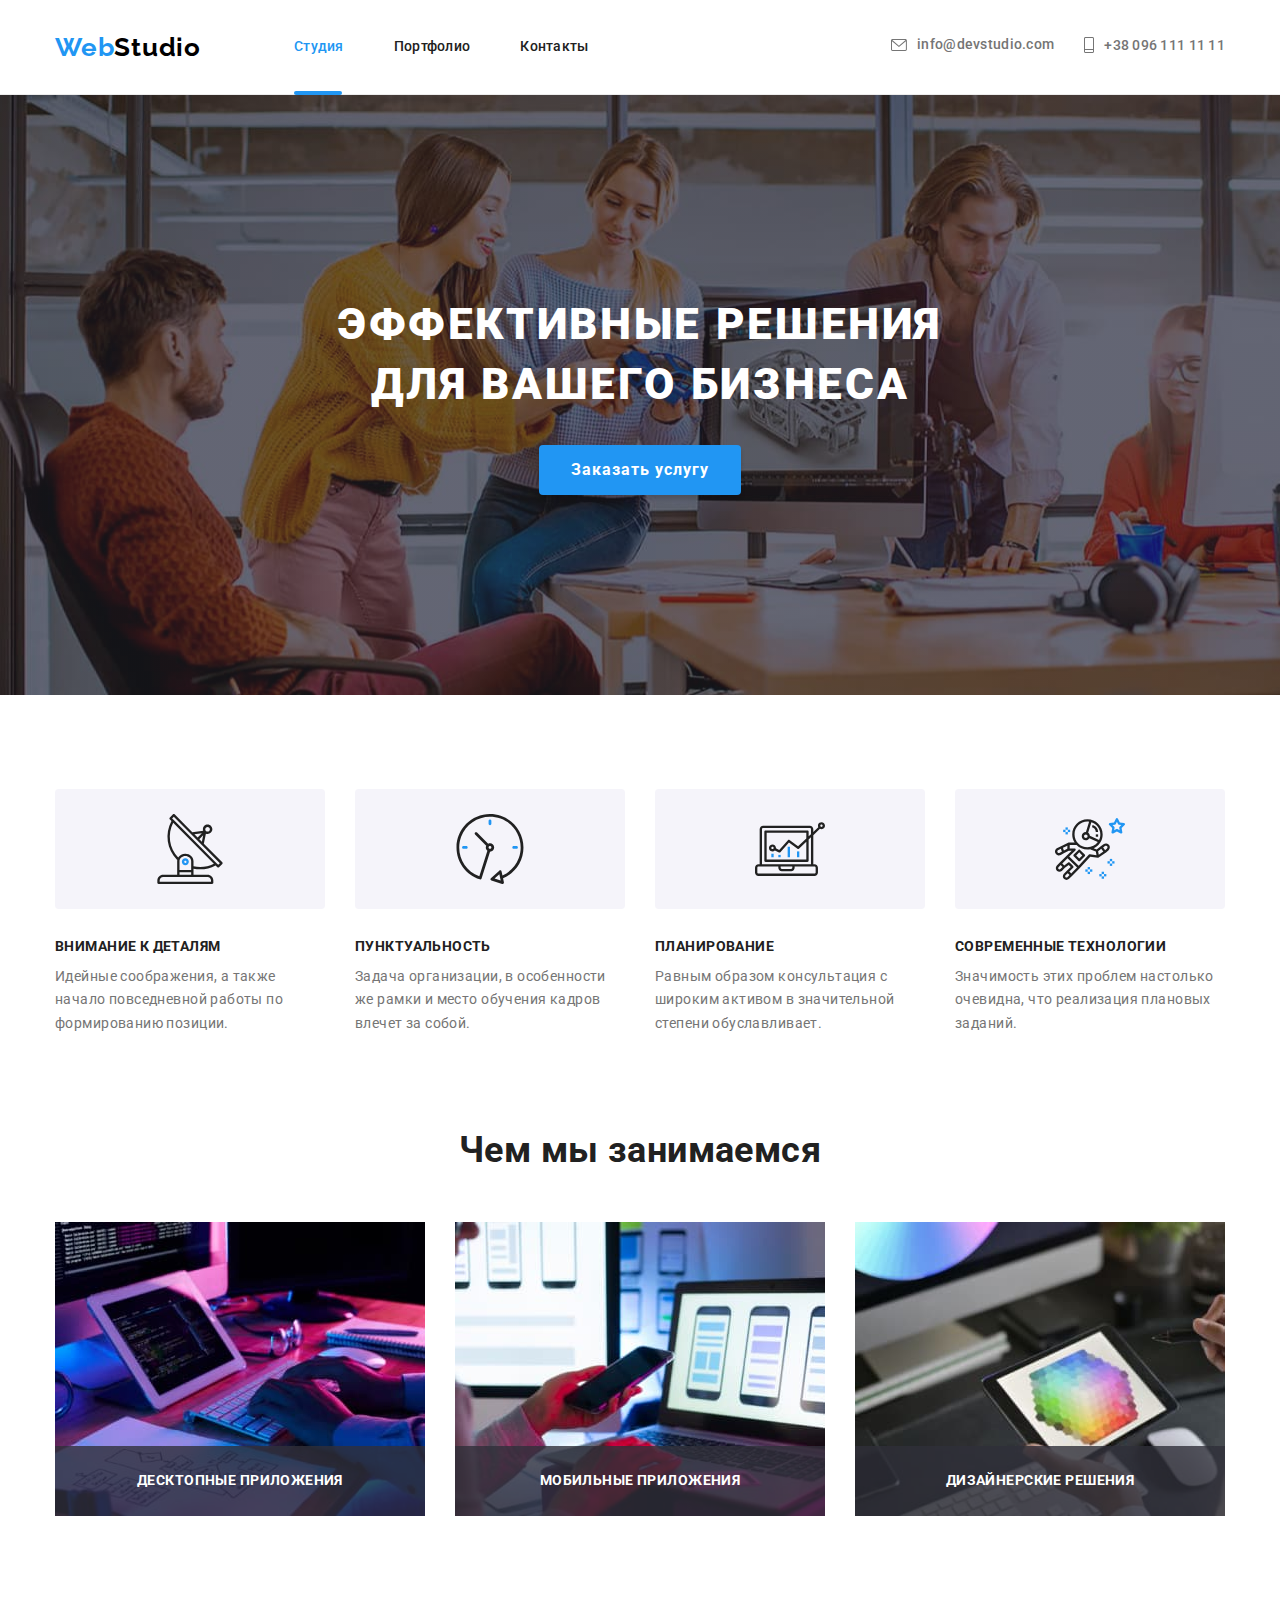
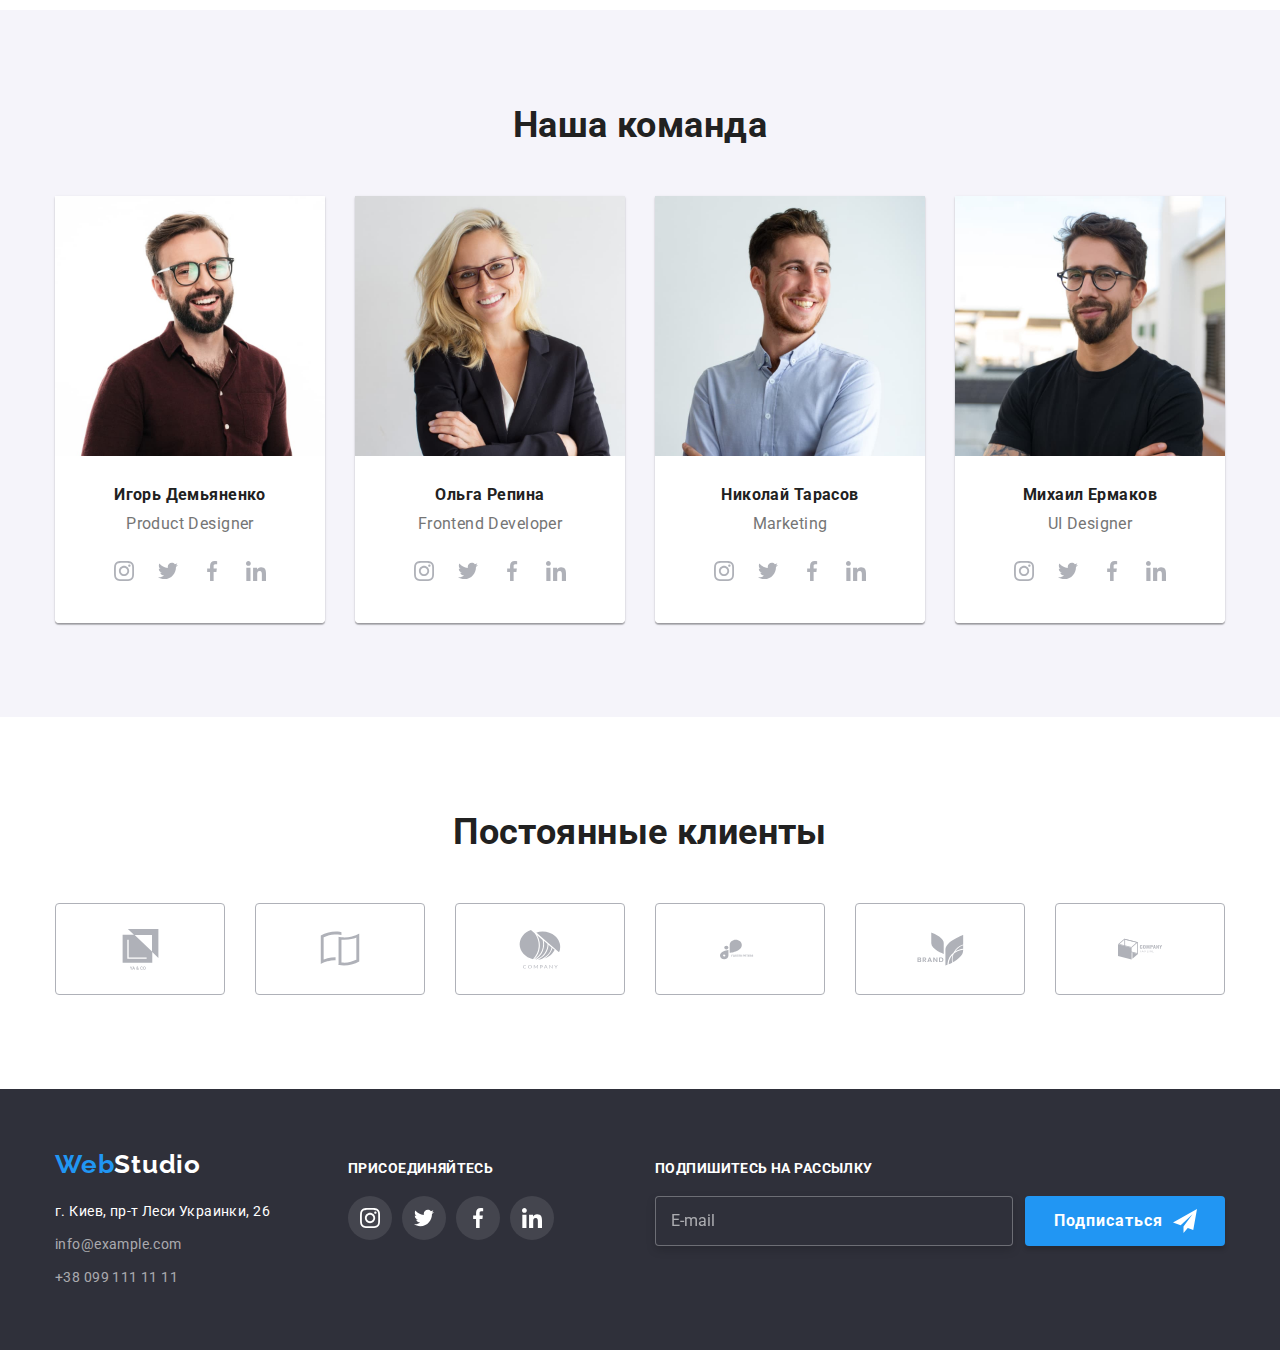
<file: index.html>
<!DOCTYPE html>
<html lang="ru">
<head>
    <meta charset="UTF-8">
    <meta http-equiv="X-UA-Compatible" content="IE=edge">
    <meta name="viewport" content="width=device-width, initial-scale=1.0">
    <title>WebStudio</title>
    <link href="https://fonts.googleapis.com/css2?family=Raleway:wght@700&family=Roboto:wght@400;500;700;900&display=swap"
      rel="stylesheet">
    <!--<link rel="stylesheet" href="https://cdnjs.cloudflare.com/ajax/libs/modern-normalize/1.1.0/modern-normalize.min.css">-->
    <!--<link rel="stylesheet" href="./css/styles.css">-->
    <link rel="stylesheet" href="./css/main.min.css"> 
</head>

<body>
<!-- <script src="https://cdn.jsdelivr.net/npm/lodash@4.17.21/lodash.min.js"></script> -->
  <header class="header header--underline">
    <div class="container header__mobile-header">
        <nav class="header__mobile-nav">
            <a href="./index.html" class="logo logo--mobile">Web<span class="logo--black">Studio</span></a>
            <button class="header__button"  data-menu-button>
              <svg width="40" height="40" aria-label="переключатель мобильного меню">
                <use class="header__menu-icon" href="./images/icons.svg#menu-icon"></use>
              </svg>
            </button>


          <div class="header__menu-list" data-menu>

            <button class="header__menu-button">
              <a href="./index.html">
                <svg width="40" height="40" aria-label="переключатель мобильного меню">
                  <use class="header__close-icon" href="./images/icons.svg#close-icon"></use>
                </svg>
              </a>
            </button>

            <ul class="header__mobile-site-nav">
              <li class="header__site-nav-item"><a class="header__site-nav-link header__link--current" href="">Студия</a></li>
              <li class="header__site-nav-item"><a class="header__site-nav-link" href="./portfolio.html">Портфолио</a></li>
              <li class="header__site-nav-item"><a class="header__site-nav-link" href="">Контакты</a></li>
            </ul>
            <ul class="header__mobile-auth-nav">
              <li class="header__auth-nav-item"><a class="header__auth-nav-link" href="tel:+380961111111">+38 096 111 11 11</a>
              </li>
              <li class="header__auth-nav-item"><a class="header__auth-nav-link"
                  href="mailto:info@devstudio.com">info@devstudio.com</a></li>
            </ul>
            <ul class="header__mobile-links-list">
              <li class="header__links-list-item"><a class="header__links-list-link" href="">Instagram</a></li>
              <li class="header__links-list-item"><a class="header__links-list-link" href="">Twitter</a></li>
              <li class="header__links-list-item"><a class="header__links-list-link" href="">Facebook</a></li>
              <li class="header__links-list-item"><a class="header__links-list-link" href="">LinkedIn</a></li>
            </ul>
          </div>
        </nav>
    </div>


    <div class="container header__desktop-header">
        <nav class="header__main-nav">
          <a href="./index.html" class="logo">Web<span class="logo--black">Studio</span></a>
          <ul class="header__site-nav">
            <li class="header__item  header__item-studio--active"><a href="" class="header__link header__link--current">Студия</a></li>
            <li class="header__item"><a href="./portfolio.html" class="header__link">Портфолио</a></li>
            <li class="header__item"><a href="" class="header__link">Контакты</a></li>
          </ul>
        </nav>
        <ul class="header__auth-nav">
          <li class="header__point">
            <a class="header__contact" href="mailto:info@devstudio.com">
              <svg class="header__icon header__icon--envelope" width="16" height="12">
                <use href="./images/sprite.svg#icon-envelope"></use>
              </svg>info@devstudio.com</a>
          </li>
          <li class="header__point">
            <a class="header__contact" href="tel:+380961111111">
              <svg class="header__icon header__icon--smartphone" width="10" height="16">
                <use href="./images/sprite.svg#icon-cell"></use>
              </svg>+38 096 111 11 11</a>
          </li>
        </ul>
    </div>
  </header>


<main>
  <section class="hero">
      <h1 class="hero__title">Эффективные решения<br/> для вашего бизнеса</h1>
      <button type="button" class="hero__button" data-modal-open>Заказать услугу</button>
  </section>


  <section class="our-pluses">
    <div class="container">
      <h2 class="our-pluses__title visually-hidden">Преимущества компании</h2>
      <ul class="our-pluses__list">
        <li class="our-pluses__item icon-antenna"><!--Одну иконку сделал через класс как пример-->
          <h3 class="our-pluses__subtitle">Внимание к деталям</h3>
          <p class="our-pluses__text">
            Идейные соображения, а также <br/> начало повседневной работы по формированию позиции.
          </p>
        </li>
        <li class="our-pluses__item">
          <h3 class="our-pluses__subtitle">Пунктуальность</h3>
          <p class="our-pluses__text">
            Задача организации, в особенности же рамки и место обучения кадров влечет за собой.
          </p>
        </li>
        <li class="our-pluses__item">
          <h3 class="our-pluses__subtitle">Планирование</h3>
          <p class="our-pluses__text">
            Равным образом консультация с широким активом в значительной степени обуславливает.
          </p>
        </li>
        <li class="our-pluses__item">
          <h3 class="our-pluses__subtitle">Современные технологии</h3>
          <p class="our-pluses__text">
            Значимость этих проблем настолько очевидна, что реализация плановых заданий.
          </p>
        </li>
      </ul>
    </div>
  </section>

  <section class="our-works">
    <div class="container">
      <h2 class="our-works__title">Чем мы занимаемся</h2>
        <ul class="our-works__list">
          <li>
            <div class="our-works__wrap">
              <img class="our-works__img" src="./images/computerphoto1.jpg" width="370" alt="компьютерные технологии" />
              <h3 class="our-works__subtitle">Десктопные приложения</h3>
            </div>
          </li>
          <li>
            <div class="our-works__wrap">
              <img class="our-works__img" src="./images/computerphoto2.jpg" width="370" alt="компьютерные технологии" />
              <h3 class="our-works__subtitle">Мобильные приложения</h3>
            </div>
          </li>
          <li>
            <div class="our-works__wrap">
              <img class="our-works__img" src="./images/computerphoto3.jpg" width="370" alt="компьютерные технологии" />
              <h3 class="our-works__subtitle">Дизайнерские решения</h3>
            </div>
          </li>
        </ul>
    </div>
  </section>

  <section class="our-team">
    <div class="container">
      <h2 class="our-team__title section-title title-style">Наша команда</h2>
      <ul class="our-team__card-set">
        <li class="our-team__card">
          <picture>
            <source srcset="./images/igor-photo-270.jpg 1x, ./images/igor-photo-540@2x.jpg 2x" media="(min-width: 1200px)" sizes="25vw" type="image/jpeg">
            <source srcset="./images/igor-photo-354.jpg 1x, ./images/igor-photo-708@2x.jpg 2x" media="(min-width: 768px)" sizes="50vw" type="image/jpeg">
            <source srcset="./images/igor-photo-450.jpg 1x, ./images/igor-photo-900@2x.jpg 2x" media="(max-width: 767px)" sizes="100vw" type="image/jpeg">            
            <img class="our-team__img" src="/images/igor-photo-450.jpg" alt="игорь-product manager" />
          </picture>
          <div class="our-team__text-wrap">
            <h3 class="our-team__subtitle">Игорь Демьяненко</h3>
            <p class="our-team__text">Product Designer</p>
            <ul class="our-team__list-links">
              <li>
                <a class="our-team__link" href="">
                  <svg class="our-team__icon" width="20" height="20">
                    <use href="./images/icons.svg#instagram-gray"></use>
                  </svg>
                </a>
              </li>
              <li>
                <a class="our-team__link" href="">
                  <svg class="our-team__icon" width="20" height="20">
                    <use href="./images/icons.svg#twitter-gray"></use>
                  </svg>
                </a>
              </li>
              <li>
                <a class="our-team__link" href="">
                  <svg class="our-team__icon" width="20" height="20">
                    <use href="./images/icons.svg#facebook-gray"></use>
                  </svg>
                </a>
              </li>
              <li>
                <a class="our-team__link" href="">
                  <svg class="our-team__icon" width="20" height="20">
                    <use href="./images/icons.svg#linkedin-gray"></use>
                  </svg>
                </a>
              </li>
            </ul>
          </div>
        </li>
        <li class="our-team__card">
          <picture>
            <source srcset="./images/olga-photo-270.jpg 1x, ./images/olga-photo-540@2x.jpg 2x" media="(min-width: 1200px)" sizes="25vw" type="image/jpeg">
            <source srcset="./images/olga-photo-354.jpg 1x, ./images/olga-photo-708@2x.jpg 2x" media="(min-width: 768px)" sizes="50vw" type="image/jpeg">
            <source srcset="./images/olga-photo-450.jpg 1x, ./images/olga-photo-900@2x.jpg 2x" media="(max-width: 767px)" sizes="100vw" type="image/jpeg">
            <img class="our-team__img" src="./images/olga-photo-450.jpg" alt="ольга-frontend devtloper" />
          </picture>
          <div class="our-team__text-wrap">
            <h3 class="our-team__subtitle section-title">Ольга Репина</h3>
            <p class="our-team__text">Frontend Developer</p>
            <ul class="our-team__list-links list">
              <li>
                <a class="our-team__link" href="">
                  <svg class="our-team__icon" width="20" height="20">
                    <use href="./images/icons.svg#instagram-gray"></use>
                  </svg>
                </a>
              </li>
              <li>
                <a class="our-team__link" href="">
                  <svg class="our-team__icon" width="20" height="20">
                    <use href="./images/icons.svg#twitter-gray"></use>
                  </svg>
                </a>
              </li>
              <li>
                <a class="our-team__link" href="">
                  <svg class="our-team__icon" width="20" height="20">
                    <use href="./images/icons.svg#facebook-gray"></use>
                  </svg>
                </a>
              </li>
              <li>
                <a class="our-team__link" href="">
                  <svg class="our-team__icon" width="20" height="20">
                    <use href="./images/icons.svg#linkedin-gray"></use>
                  </svg>
                </a>
              </li>
            </ul>
          </div>
        </li>
        <li class="our-team__card">
          <picture>
            <source srcset="./images/nikolai-photo-270.jpg 1x, ./images/nikolai-photo-540@2x.jpg 2x" media="(min-width: 1200px)" sizes="25vw" type="image/jpeg">
            <source srcset="./images/nikolai-photo-354.jpg 1x, ./images/nikolai-photo-708@2x.jpg 2x" media="(min-width: 768px)" sizes="50vw" type="image/jpeg">
            <source srcset="./images/nikolai-photo-450.jpg 1x, ./images/nikolai-photo-900@2x.jpg 2x" media="(max-width: 767px)" sizes="100vw" type="image/jpeg">
            <img class="our-team__img" src="./images/nikolai-photo-450.jpg" alt="николай-marketing manager" />
          </picture>
          <div class="our-team__text-wrap">
            <h3 class="our-team__subtitle section-title">Николай Тарасов</h3>
            <p class="our-team__text">Marketing</p>
            <ul class="our-team__list-links list">
              <li>
                <a class="our-team__link" href="">
                  <svg class="our-team__icon" width="20" height="20">
                    <use href="./images/icons.svg#instagram-gray"></use>
                  </svg>
                </a>
              </li>
              <li>
                <a class="our-team__link" href="">
                  <svg class="our-team__icon" width="20" height="20">
                    <use href="./images/icons.svg#twitter-gray"></use>
                  </svg>
                </a>
              </li>
              <li>
                <a class="our-team__link" href="">
                  <svg class="our-team__icon" width="20" height="20">
                    <use href="./images/icons.svg#facebook-gray"></use>
                  </svg>
                </a>
              </li>
              <li>
                <a class="our-team__link" href="">
                  <svg class="our-team__icon" width="20" height="20">
                    <use href="./images/icons.svg#linkedin-gray"></use>
                  </svg>
                </a>
              </li>
            </ul>
          </div>
        </li>
        <li class="our-team__card">
          <picture>
            <source srcset="./images/mihail-photo-270.jpg 1x, ./images/mihail-photo-540@2x.jpg 2x" media="(min-width: 1200px)" sizes="25vw" type="image/jpeg">
            <source srcset="./images/mihail-photo-354.jpg 1x, ./images/mihail-photo-708@2x.jpg 2x" media="(min-width: 768px)" sizes="50vw" type="image/jpeg">
            <source srcset="./images/mihail-photo-450.jpg 1x, ./images/mihail-photo-900@2x.jpg 2x" media="(max-width: 767px)" sizes="100vw" type="image/jpeg">
            <img class="our-team__img" src="./images/mihail-photo-450.jpg" alt="михаил-UI designer" />
          </picture>
          <div class="our-team__text-wrap">
            <h3 class="our-team__subtitle section-title">Михаил Ермаков</h3>
            <p class="our-team__text">UI Designer</p>
            <ul class="our-team__list-links list">
              <li>
                <a class="our-team__link" href="">
                  <svg class="our-team__icon" width="20" height="20">
                    <use href="./images/icons.svg#instagram-gray"></use>
                  </svg>
                </a>
              </li>
              <li>
                <a class="our-team__link" href="">
                  <svg class="our-team__icon" width="20" height="20">
                    <use href="./images/icons.svg#twitter-gray"></use>
                  </svg>
                </a>
              </li>
              <li>
                <a class="our-team__link" href="">
                  <svg class="our-team__icon" width="20" height="20">
                    <use href="./images/icons.svg#facebook-gray"></use>
                  </svg>
                </a>
              </li>
              <li>
                <a class="our-team__link" href="">
                  <svg class="our-team__icon" width="20" height="20">
                    <use href="./images/icons.svg#linkedin-gray"></use>
                  </svg>
                </a>
              </li>
            </ul>
          </div>
        </li>
      </ul>
    </div>
  </section>

  <section class="clients">
    <div class="container">
      <h2 class="clients__title">Постоянные клиенты</h2>
      <ul class="clients__list">
        <li class="clients__item">
          <a class="clients__link" href=""><svg width="41" height="47" class="clients__icon"><use href="./images/icons.svg#company-one"></use></svg></a>
        </li>
        <li class="clients__item">
          <a class="clients__link" href=""><svg width="40" height="52" class="clients__icon"><use href="./images/icons.svg#company-two"></use></svg></a>
        </li>
        <li class="clients__item">
          <a class="clients__link" href=""><svg width="44" height="42" class="clients__icon"><use href="./images/icons.svg#company-three"></use></svg></a>
        </li>
        <li class="clients__item">
          <a class="clients__link" href=""><svg width="85" height="41" class="clients__icon"><use href="./images/icons.svg#company-four"></use></svg></a>
        </li>
        <li class="clients__item">
          <a class="clients__link" href=""><svg width="63" height="46" class="clients__icon"><use href="./images/icons.svg#company-five"></use></svg></a>
        </li>
        <li class="clients__item">
          <a class="clients__link" href=""><svg width="94" height="44" class="clients__icon"><use href="./images/icons.svg#company-six"></use></svg></a>
        </li>
      </ul>
    </div>
  </section>
</main>

  <footer class="footer">
   <div class="container  footer__footer-wrap">
      <div class="footer__contact-wrap">
          <a href="./index.html" class="logo footer__logo">Web<span class="logo--white">Studio</span></a>
          <address class="footer__contact">
              <p class="footer__text">г. Киев, пр-т Леси Украинки, 26</p>
              <ul class="footer__contact-list">
                <li class="footer__contact-item"><a class="footer__contact-link" href="mailto:info@example.com">info@example.com</a></li>
                <li class="footer__contact-item"><a class="footer__contact-link" href="tel:+380991111111">+38 099 111 11 11</a></li>
              </ul>
          </address>
      </div>

      <div class="footer__links-wrap">
        <h2 class="footer__title">присоединяйтесь</h2>
        <ul class="footer__links-list">
          <li class="footer__links-item">
            <a class="footer__link" href=""><svg class="footer__links-icon" width="20" height="20"><use href="./images/icons.svg#instagram-footer"></use></svg></a>
          </li>
          <li class="footer__links-item">
            <a class="footer__link" href=""><svg class="footer__links-icon" width="20" height="20"><use href="./images/icons.svg#twitter-footer"></use></svg></a>
          </li>
          <li class="footer__links-item">
            <a class="footer__link" href=""><svg class="footer__links-icon" width="20" height="20"><use href="./images/icons.svg#facebook-footer"></use></svg></a>
          </li>
          <li class="footer__links-item">
            <a class="footer__link" href=""><svg class="footer__links-icon" width="20" height="20"><use href="./images/icons.svg#linkedin-footer"></use></svg></a>
          </li>
        </ul>
      </div>

      <div class="footer__email">
          <h2 class="footer__title">Подпишитесь на рассылку</h2>
          <div class="footer__email-wrap">
              <form class="footer__form" method="post" autocomplete="off">
                <input class="footer__input" type="email" name="email" placeholder="E-mail">
              </form>
              <div class="footer__email-thumb">
                  <button class="footer__button" type="submit">Подписаться</button>
                  <svg class="footer__button-icon" width="24" height="24">
                    <use href="./images/icons.svg#icon-send"></use>
                  </svg>
              </div>
          </div>
      </div>
   </div>
  </footer>


  <div class="backdrop is-hidden" data-modal>
    <div class="backdrop__modal">
        <div class="backdrop__button-wrap">
          <button class="backdrop__button" type="button" data-modal-close>
            <svg class="backdrop-icon" width="11" height="11">
              <use href="./images/sprite.svg#icon-cross"></use>
            </svg>
          </button>
        </div>

      <form class="form" method="post" autocomplete="off" novalidate>
          <h2 class="form__title">Оставьте свои данные, мы вам перезвоним</h2>

          <label class="form__label">
              <span class="form__text">Имя</span>
              <span class="form__field">
                  <input class="form__input" type="text" name="username">
                  <svg class="form__icon" width="18" height="18">
                    <use href="./images/icons.svg#person-black"></use>
                  </svg>
              </span>
          </label>

          <label class="form__label">
              <span class="form__text">Телефон</span>
              <span class="form__field">
                  <input class="form__input" type="tel" name="tel">
                  <svg class="form__icon" width="18" height="18">
                    <use href="./images/icons.svg#phone-black"></use>
                  </svg>
              </span>
          </label>

          <label class="form__label">
              <span class="form__text">Почта</span>
              <span class="form__field">
                  <input class="form__input" type="email" name="email">
                  <svg class="form__icon" width="18" height="18">
                    <use href="./images/icons.svg#email-black"></use>
                  </svg>
              </span>
          </label>

          <label class="form__label form__label--textarea">
              <span class="form__text">Комментарий</span>
              <textarea class="form__textarea" name="comments" placeholder="Введите текст"></textarea>
          </label>

          <label class="form__label-checkbox">
            <input class="form__checkbox" type="checkbox" name="agree" value="agree">
            <span class="form__checkbox-icon"></span>
            <span class="form__checkbox-text">Соглашаюсь с рассылкой и принимаю <a class="form__link" href="">Условия договора</a></span>
          </label>

          <button class="button form__button" type="submit">Отправить</button>
      </form>
    </div>
  </div>

  <script src="./js/modal.js"></script>
   <script src="./js/menu.js"></script>
</body>
</html>
</file>
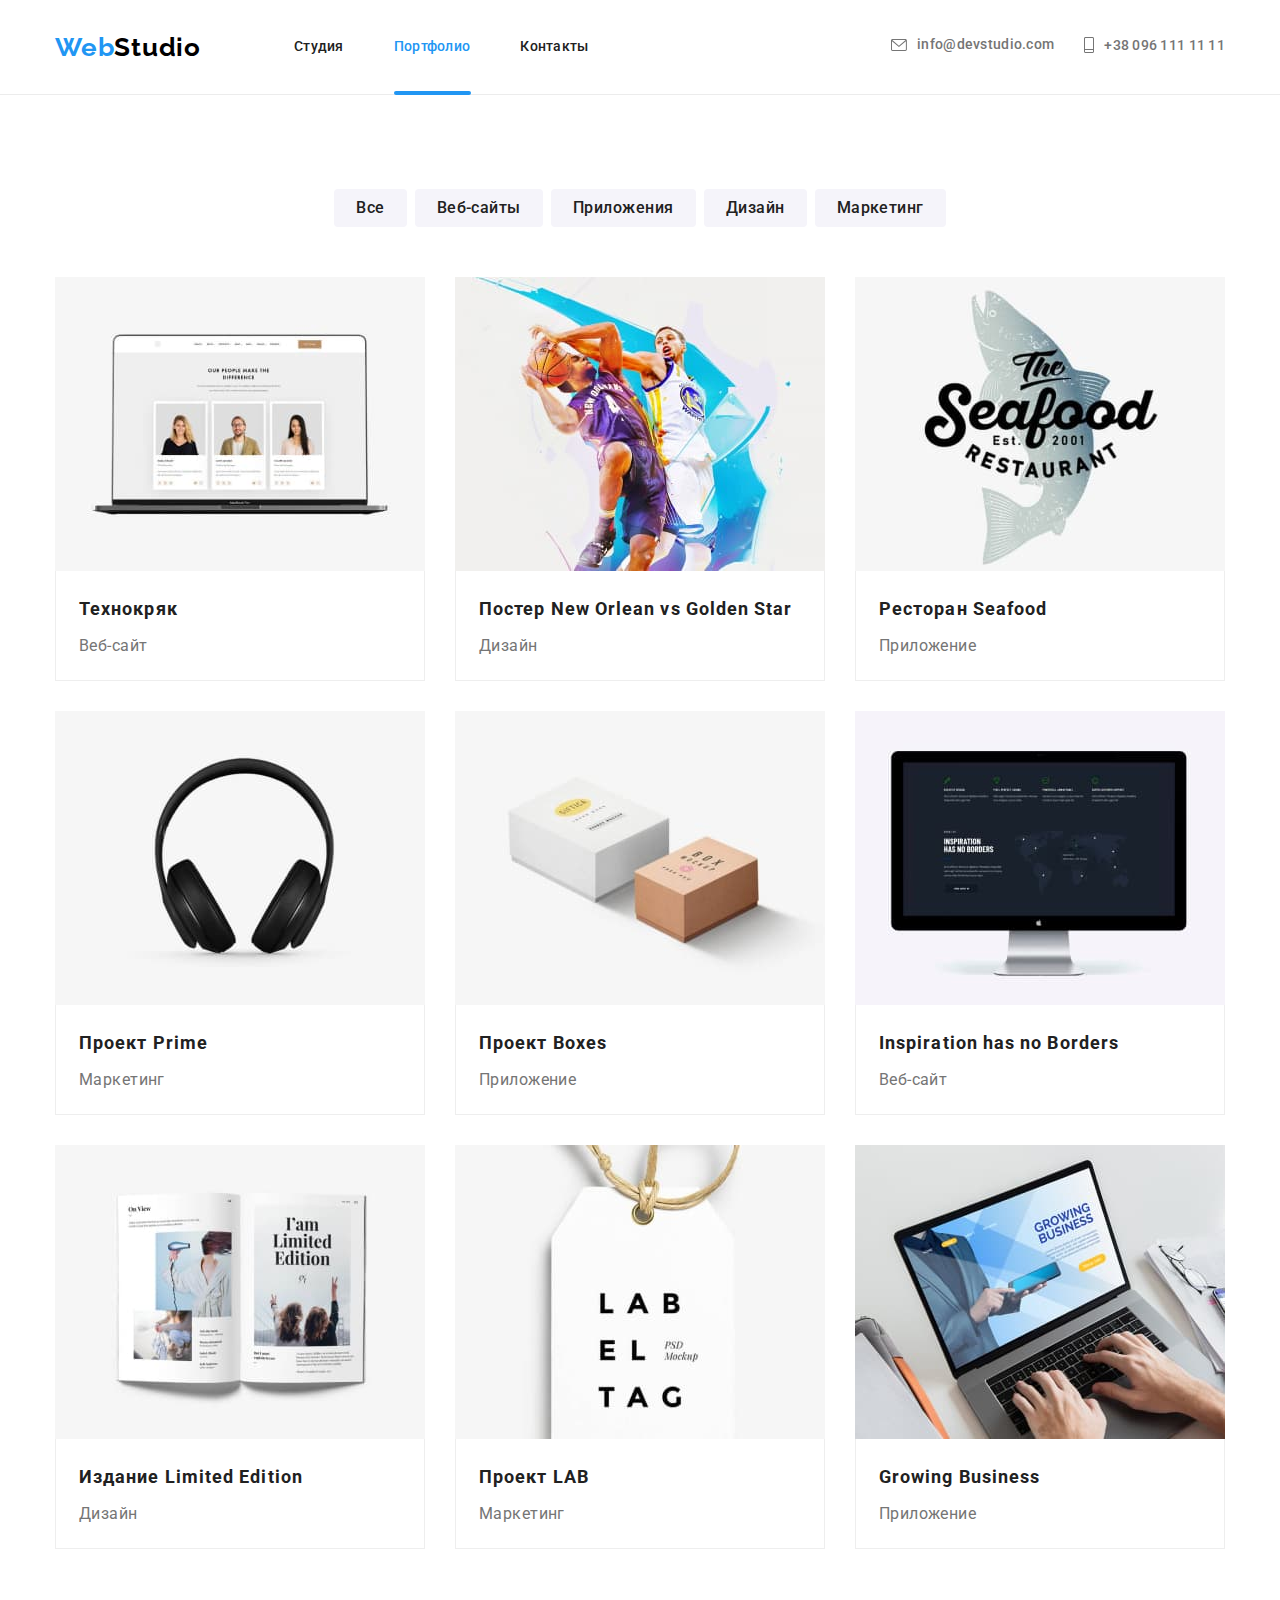
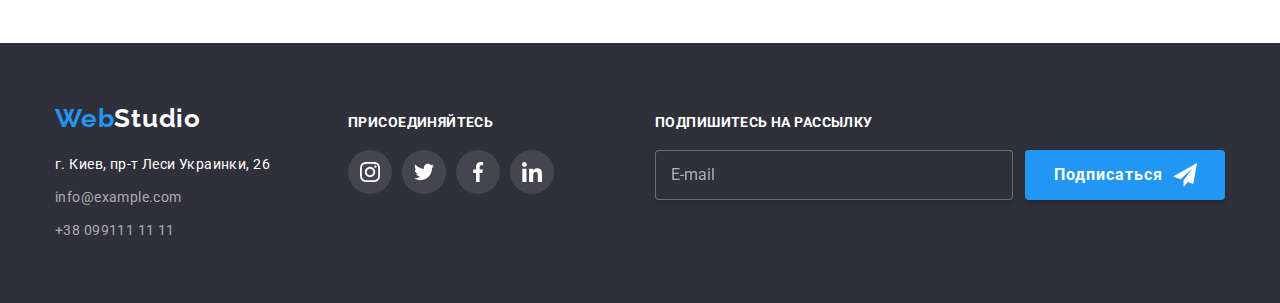
<file: portfolio.html>
<!DOCTYPE html>
<html lang="en">
<head>
    <meta charset="UTF-8">
    <meta http-equiv="X-UA-Compatible" content="IE=edge">
    <meta name="viewport" content="width=device-width, initial-scale=1.0">
    <title>WebStudio</title>
    <link href="https://fonts.googleapis.com/css2?family=Raleway:wght@700&family=Roboto:wght@400;500;700;900&display=swap"
        rel="stylesheet">
    <!--<link rel="stylesheet" href="https://cdnjs.cloudflare.com/ajax/libs/modern-normalize/1.1.0/modern-normalize.min.css">-->
    <!--<link rel="stylesheet" href="./css/styles.css">-->
    <link rel="stylesheet" href="./css/main.min.css">
</head>
<body>
<header class="header header--underline">
    <div class="container header__mobile-header">
        <nav class="header__mobile-nav">
            <a href="./index.html" class="logo logo--mobile">Web<span class="logo--black">Studio</span></a>
            <button class="header__button" data-menu-button>
                <svg width="40" height="40" aria-label="переключатель мобильного меню">
                    <use class="header__menu-icon" href="./images/icons.svg#menu-icon"></use>
                </svg>
            </button>

            <div class="header__menu-list" data-menu>
                
                <button class="header__button  header__menu-button">
                    <a href="./portfolio.html">
                        <svg width="40" height="40" aria-label="переключатель мобильного меню">
                            <use class="header__close-icon" href="./images/icons.svg#close-icon"></use>
                        </svg>
                    </a>
                </button>

                <ul class="header__mobile-site-nav">
                    <li class="header__site-nav-item"><a class="header__site-nav-link"
                            href="./index.html">Студия</a></li>
                    <li class="header__site-nav-item"><a class="header__site-nav-link  header__link--current"
                            href="">Портфолио</a></li>
                    <li class="header__site-nav-item"><a class="header__site-nav-link" href="">Контакты</a></li>
                </ul>
                <ul class="header__mobile-auth-nav">
                    <li class="header__auth-nav-item"><a class="header__auth-nav-link" href="tel:+380961111111">+38 096
                            111 11 11</a>
                    </li>
                    <li class="header__auth-nav-item"><a class="header__auth-nav-link"
                            href="mailto:info@devstudio.com">info@devstudio.com</a></li>
                </ul>
                <ul class="header__mobile-links-list">
                    <li class="header__links-list-item"><a class="header__links-list-link" href="">Instagram</a></li>
                    <li class="header__links-list-item"><a class="header__links-list-link" href="">Twitter</a></li>
                    <li class="header__links-list-item"><a class="header__links-list-link" href="">Facebook</a></li>
                    <li class="header__links-list-item"><a class="header__links-list-link" href="">LinkedIn</a></li>
                </ul>
            </div>
        </nav>
    </div>


    <div class="container header__desktop-header">
        <nav class="header__main-nav">
            <a href="./index.html" class="logo">Web<span class="logo--black">Studio</span></a>
            <ul class="header__site-nav">
                <li class="header__item"><a href="./index.html" class="header__link">Студия</a></li>
                <li class="header__item  header__item-prtf--active"><a href="" class="header__link  header__link--current">Портфолио</a></li>
                <li class="header__item"><a href="" class="header__link">Контакты</a></li>
            </ul>
        </nav>
        <ul class="header__auth-nav">
            <li class="header__point">
                <a class="header__contact" href="mailto:info@devstudio.com">
                    <svg class="header__icon header__icon--envelope" width="16" height="12">
                        <use href="./images/sprite.svg#icon-envelope"></use>
                    </svg>info@devstudio.com</a>
            </li>
            <li class="header__point">
                <a class="header__contact" href="tel:+380961111111">
                    <svg class="header__icon header__icon--smartphone" width="10" height="16">
                        <use href="./images/sprite.svg#icon-cell"></use>
                    </svg>+38 096 111 11 11</a>
            </li>
        </ul>
    </div>
</header>

<main>
  <section class="projects">
      <div class="container">
        <h1 class="visually-hidden">Портфолио</h1>
        <ul class="projects__button-list">
            <li class="projects__button-item"><button type="button" class="projects__button">Все</button></li>
            <li class="projects__button-item"><button type="button" class="projects__button">Веб-сайты</button></li>
            <li class="projects__button-item"><button type="button" class="projects__button">Приложения</button></li>
            <li class="projects__button-item"><button type="button" class="projects__button">Дизайн</button></li>
            <li class="projects__button-item"><button type="button" class="projects__button">Маркетинг</button></li>
        </ul>
        <ul class="projects__list">
            <li class="projects__item">
                <a class="projects__link" href="">
                    <div class="projects__thumb">
                        <p class="projects__overlay">
                            Ресурс предлагает комплексные предложения с разным уровнем функционала и сервисов. 
                            Все это позволит посетителю получить исчерпывающие сведения о компании или частном лице.
                        </p>
                        <picture>
                            <source srcset="./images/techno-collapse-370.jpg 1x, ./images/techno-collapse-740@2x.jpg 2x" media="(min-width: 1200px)" sizes="33vw" type="image/jpeg">
                            <source srcset="./images/techno-collapse-354.jpg 1x, ./images/techno-collapse-708@2x.jpg 2x" media="(min-width: 768px)" sizes="50vw" type="image/jpeg">
                            <source srcset="./images/techno-collapse-450.jpg 1x, ./images/techno-collapse-900@2x.jpg 2x" media="(max-width: 767px)" sizes="100vw" type="image/jpeg">
                            <img class="projects__img" src="./images/techno-collapse-450.jpg" alt="Технокряк">
                        </picture>
                    </div>
                    <div class="projects__text-wrap">
                        <h2 class="projects__subtitle">Технокряк</h2>
                        <p class="projects__text projects__text--first-card">Веб-сайт</p>
                    </div>
                </a>
            </li>
            <li class="projects__item">
                <a class="projects__link" href="">
                    <div class="projects__thumb">
                        <p class="projects__overlay">
                            Ресурс предлагает комплексные предложения с разным уровнем функционала и сервисов.
                            Все это позволит посетителю получить исчерпывающие сведения о компании или частном лице.
                        </p>
                        <picture>
                            <source srcset="./images/bassketball-370.jpg 1x, ./images/bassketball-740@2x.jpg 2x" media="(min-width: 1200px)" sizes="33vw" type="image/jpeg">
                            <source srcset="./images/bassketball-354.jpg 1x, ./images/bassketball-708@2x.jpg 2x" media="(min-width: 768px)" sizes="50vw" type="image/jpeg">
                            <source srcset="./images/bassketball-450.jpg 1x, ./images/bassketball-900@2x.jpg 2x" media="(max-width: 767px)" sizes="100vw" type="image/jpeg">
                            <img class="projects__img" src="./images/bassketball-450.jpg" alt="Постер New Orlean vs Golden Star">
                        </picture>
                    </div>
                    <div class="projects__text-wrap">
                        <h2 class="projects__subtitle">Постер New Orlean vs Golden Star</h2>
                        <p class="projects__text">Дизайн</p>
                    </div>
                </a>
            </li>
            <li class="projects__item">
                <a class="projects__link" href="">
                    <div class="projects__thumb">
                        <p class="projects__overlay">
                            Ресурс предлагает комплексные предложения с разным уровнем функционала и сервисов.
                            Все это позволит посетителю получить исчерпывающие сведения о компании или частном лице.
                        </p>
                        <picture>
                            <source srcset="./images/seafood-370.jpg 1x, ./images/seafood-740@2x.jpg 2x" media="(min-width: 1200px)" sizes="33vw" type="image/jpeg">
                            <source srcset="./images/seafood-354.jpg 1x, ./images/seafood-708@2x.jpg 2x" media="(min-width: 768px)" sizes="50vw" type="image/jpeg">
                            <source srcset="./images/seafood-450.jpg 1x, ./images/seafood-900@2x.jpg 2x" media="(max-width: 767px)" sizes="100vw" type="image/jpeg">
                            <img class="projects__img" src="./images/seafood-450.jpg" alt="Ресторан Seafood">
                        </picture>
                    </div>
                    <div class="projects__text-wrap">
                        <h2 class="projects__subtitle">Ресторан Seafood</h2>
                        <p class="projects__text">Приложение</p>
                    </div>
                </a>
            </li>
            <li class="projects__item">
                <a class="projects__link" href="">
                    <div class="projects__thumb">
                        <p class="projects__overlay">
                            Ресурс предлагает комплексные предложения с разным уровнем функционала и сервисов.
                            Все это позволит посетителю получить исчерпывающие сведения о компании или частном лице.
                        </p>
                        <picture>
                            <source srcset="./images/headphones-370.jpg 1x, ./images/headphones-740@2x.jpg 2x" media="(min-width: 1200px)" sizes="33vw" type="image/jpeg">
                            <source srcset="./images/headphones-354.jpg 1x, ./images/headphones-708@2x.jpg 2x" media="(min-width: 768px)" sizes="50vw" type="image/jpeg">
                            <source srcset="./images/headphones-450.jpg 1x, ./images/headphones-900@2x.jpg 2x" media="(max-width: 767px)" sizes="100vw" type="image/jpeg">
                            <img class="projects__img" src="./images/headphones-450.jpg" alt="Проект Prime">
                        </picture>
                    </div>
                    <div class="projects__text-wrap">
                        <h2 class="projects__subtitle">Проект Prime</h2>
                        <p class="projects__text">Маркетинг</p>
                    </div>
                </a>
            </li>
            <li class="projects__item">
                <a class="projects__link" href="">
                    <div class="projects__thumb">
                        <p class="projects__overlay">
                            Ресурс предлагает комплексные предложения с разным уровнем функционала и сервисов.
                            Все это позволит посетителю получить исчерпывающие сведения о компании или частном лице.
                        </p>
                        <picture>
                            <source srcset="./images/boxes-370.jpg 1x, ./images/boxes-740@2x.jpg 2x" media="(min-width: 1200px)" sizes="33vw" type="image/jpeg">
                            <source srcset="./images/boxes-354.jpg 1x, ./images/boxes-708@2x.jpg 2x" media="(min-width: 768px)" sizes="50vw" type="image/jpeg">
                            <source srcset="./images/boxes-450.jpg 1x, ./images/boxes-900@2x.jpg 2x" media="(max-width: 767px)" sizes="100vw" type="image/jpeg">
                            <img class="projects__img" src="./images/boxes-450.jpg" alt="Inspiration has no Borders">
                        </picture>
                    </div>
                    <div class="projects__text-wrap">
                        <h2 class="projects__subtitle">Проект Boxes</h2>
                        <p class="projects__text">Приложение</p>
                    </div>
                </a>
            </li>
            <li class="projects__item">
                <a class="projects__link" href="">
                    <div class="projects__thumb">
                        <p class="projects__overlay">
                            Ресурс предлагает комплексные предложения с разным уровнем функционала и сервисов.
                            Все это позволит посетителю получить исчерпывающие сведения о компании или частном лице.
                        </p>
                        <picture>
                            <source srcset="./images/computer-370.jpg 1x, ./images/computer-740@2x.jpg 2x" media="(min-width: 1200px)" sizes="33vw" type="image/jpeg">
                            <source srcset="./images/computer-354.jpg 1x, ./images/computer-708@2x.jpg 2x" media="(min-width: 768px)" sizes="50vw" type="image/jpeg">
                            <source srcset="./images/computer-450.jpg 1x, ./images/computer-900@2x.jpg 2x" media="(max-width: 767px)" sizes="100vw" type="image/jpeg">
                            <img class="projects__img" src="./images/computer-450.jpg" alt="Inspiration has no Borders">
                        </picture>
                    </div>
                    <div class="projects__text-wrap">
                        <h2 class="projects__subtitle">Inspiration has no Borders</h2>
                        <p class="projects__text">Веб-сайт</p>
                    </div>
                </a>
            </li>
            <li class="projects__item">
                <a class="projects__link" href="">
                    <div class="projects__thumb">
                        <p class="projects__overlay">
                            Ресурс предлагает комплексные предложения с разным уровнем функционала и сервисов.
                            Все это позволит посетителю получить исчерпывающие сведения о компании или частном лице.
                        </p>
                        <picture>
                            <source srcset="./images/edition-370.jpg 1x, ./images/edition-740@2x.jpg 2x" media="(min-width: 1200px)" sizes="33vw" type="image/jpeg">
                            <source srcset="./images/edition-354.jpg 1x, ./images/edition-708@2x.jpg 2x" media="(min-width: 768px)" sizes="50vw" type="image/jpeg">
                            <source srcset="./images/edition-450.jpg 1x, ./images/edition-900@2x.jpg 2x" media="(max-width: 767px)" sizes="100vw" type="image/jpeg">
                            <img class="projects__img" src="./images/edition-450.jpg" alt="Издание Limited Edition">
                        </picture>
                    </div>
                    <div class="projects__text-wrap">
                        <h2 class="projects__subtitle">Издание Limited Edition</h2>
                        <p class="projects__text">Дизайн</p>
                    </div>
                </a>
            </li>
            <li class="projects__item">
                <a class="projects__link" href="">
                    <div class="projects__thumb">
                        <p class="projects__overlay">
                            Ресурс предлагает комплексные предложения с разным уровнем функционала и сервисов.
                            Все это позволит посетителю получить исчерпывающие сведения о компании или частном лице.
                        </p>
                        <picture>
                            <source srcset="./images/lab-370.jpg 1x, ./images/lab-740@2x.jpg 2x" media="(min-width: 1200px)" sizes="33vw" type="image/jpeg">
                            <source srcset="./images/lab-354.jpg 1x, ./images/lab-708@2x.jpg 2x" media="(min-width: 768px)" sizes="50vw" type="image/jpeg">
                            <source srcset="./images/lab-450.jpg 1x, ./images/lab-900@2x.jpg 2x" media="(max-width: 767px)" sizes="100vw" type="image/jpeg">
                            <img class="projects__img" src="./images/lab-450.jpg" alt="Проект LAB">
                        </picture>
                    </div>
                    <div class="projects__text-wrap">
                        <h2 class="projects__subtitle">Проект LAB</h2>
                        <p class="projects__text">Маркетинг</p>
                    </div>
                </a>
            </li>
            <li class="projects__item">
                <a class="projects__link" href="">
                    <div class="projects__thumb">
                        <p class="projects__overlay">
                            Ресурс предлагает комплексные предложения с разным уровнем функционала и сервисов.
                            Все это позволит посетителю получить исчерпывающие сведения о компании или частном лице.
                        </p>
                        <picture>
                            <source srcset="./images/growing-business-370.jpg 1x, ./images/growing-business-740@2x.jpg 2x" media="(min-width: 1200px)" sizes="33vw" type="image/jpeg">
                            <source srcset="./images/growing-business-354.jpg 1x, ./images/growing-business-708@2x.jpg 2x" media="(min-width: 768px)" sizes="50vw" type="image/jpeg">
                            <source srcset="./images/growing-business-450.jpg 1x, ./images/growing-business-900@2x.jpg 2x" media="(max-width: 767px)" sizes="100vw" type="image/jpeg">
                            <img class="projects__img" src="./images/growing-business-450.jpg" alt="Growing Business">
                        </picture>
                    </div>
                    <div class="projects__text-wrap">
                        <h2 class="projects__subtitle">Growing Business</h2>
                        <p class="projects__text">Приложение</p>
                    </div>
                </a>
            </li>
        </ul>
      </div>
  </section>
</main>

<footer class="footer">
    <div class="container footer__footer-wrap">
        <div class="footer__contact-wrap">
            <a href="./index.html" class="logo footer__logo">Web<span class="logo--white">Studio</span></a>
            <address class="footer__contact">
                <p class="footer__text">г. Киев, пр-т Леси Украинки, 26</p>
                <ul class="footer__contact-list list">
                    <li class="footer__contact-item">
                        <a class="footer__contact-link"href="mailto:info@example.com">info@example.com</a>
                    </li>
                    <li class="footer__contact-item">
                        <a class="footer__contact-link" href="tel:+380991111111">+38 099111 11 11</a>
                    </li>
                </ul>
            </address>
        </div>

        <div class="footer__links-wrap">
            <h2 class="footer__title">присоединяйтесь</h2>
            <ul class="footer__links-list list">
                <li class="footer__links-item">
                    <a class="footer__link" href=""><svg class="footer__links-icon" width="20" height="20">
                            <use href="./images/icons.svg#instagram-footer"></use></svg></a>
                </li>
                <li class="footer__links-item">
                    <a class="footer__link" href=""><svg class="footer__links-icon" width="20" height="20">
                            <use href="./images/icons.svg#twitter-footer"></use></svg></a>
                </li>
                <li class="footer__links-item">
                    <a class="footer__link" href=""><svg class="footer__links-icon" width="20" height="20">
                            <use href="./images/icons.svg#facebook-footer"></use></svg></a>
                </li>
                <li class="footer__links-item">
                    <a class="footer__link" href=""><svg class="footer__links-icon" width="20" height="20">
                            <use href="./images/icons.svg#linkedin-footer"></use></svg></a>
                </li>
            </ul>
        </div>

        <div class="footer__email">
            <h2 class="footer__title">Подпишитесь на рассылку</h2>
            <div class="footer__email-wrap">
                <form class="footer__form" method="post" autocomplete="off">
                    <input class="footer__input" type="email" name="email" placeholder="E-mail">
                </form>
                <div class="footer__email-thumb">
                    <button class="button footer__button" type="submit">Подписаться</button>
                    <svg class="footer__button-icon" width="24" height="24">
                        <use href="./images/icons.svg#icon-send"></use>
                    </svg>
                </div>
            </div>
        </div>
    </div>
</footer>

<script src="./js/menu.js"></script>

</body>
</html>
</file>
<file: css/styles.css>
/* цвет основной #757575*/
/* цвет вторичный #212121*/
/* цвет спец #FFFFFF*/
/* цвет акцент #2196F3*/
/* цвет footer address rgba(255, 255, 255, 0.6);*/

:root {
  --text-color: #757575;
  --title-color: #212121;
  --accent-color: #2196f3;
  --special-color: #ffffff;
  --footer-color: #2f303a;
  --team-color: #f5f4fa;
  --help-color: tomato;

  --project-list-margin: 30px;
  --animation-timfun: cubic-bezier(0.4, 0, 0.2, 1);
}

body {
  color: var(--text-color);

  font-family: 'Roboto', sans-serif;
  font-weight: 400;
  font-size: 14px;
  letter-spacing: 0.03em;
}

.visually-hidden {
  position: absolute;
  width: 1px;
  height: 1px;
  margin: -1px;
  border: 0;
  padding: 0;
  white-space: nowrap;
  clip-path: inset(100%);
  clip: rect(0 0 0 0);
  overflow: hidden;
}

/*---------------------UTILITY----------------------------------------*/
.list {
  padding: 0;
  margin: 0;
  list-style: none;
}

/*----------------------------BUTTON------------------------------------*/
.button {
  display: inline-block;
  min-width: 200px;
  height: 50px;

  color: var(--special-color);

  border-radius: 4px;
  box-shadow: 0px 4px 4px rgba(0, 0, 0, 0.15);
  border: none;

  font-family: inherit;
  font-weight: 700;
  font-size: 16px;
  line-height: 1.87;
  letter-spacing: 0.06em;
  cursor: pointer;
}

/*---------------------LOGO----------------------------------------*/
.logo {
  color: var(--accent-color);
  text-decoration: none;

  font-family: 'Raleway', sans-serif;
  font-weight: 700;
  font-size: 24px;
  line-height: 1.19;
  letter-spacing: 0.03em;
  margin-right: 93px;
}
.logo--black {
  color: #000;
}
.logo--white {
  color: #fff;
}


/*---------------------HEADER----------------------------------------*/
.header {
  background-color: var(--special-color);

  padding-bottom: 31px;
  padding-top: 32px;
}
.header--underline {
  border-bottom: 1px solid #ececec;
}
.header__main-nav {
  display: flex;
  align-items: center;
  justify-content: space-between;
}
.header__item:not(:last-child) {
  margin-right: 50px;
}
.header__item {
  position: relative;
}
.header__item-studio--active::after,
.header__item-prtf--active::after {
  position: absolute;
  top: 50.5px;
  left: 0px;

  display: block;
  content: '';
  height: 4px;

  /*opacity: 0;
  pointer-events: none;*/

  background: #2196f3;
  border-radius: 2px;
}
.header__item-studio--active::after {
  width: 48px;
}
.header__item-prtf--active::after {
  width: 77px;
}
/*.header__item-studio--active:hover::after {
  opacity: 1;
}*/
/*.header__item-prtf--active:hover::after {
  opacity: 1;
}*/
.header__site-nav,
.header__auth-nav {
  display: flex;

  line-height: 1.14;
  letter-spacing: 0.02em;
  font-weight: 500;
}
.header__link {
  display: block;

  color: var(--title-color);
  text-decoration: none;
  transition: color 250ms var(--animation-timfun);
}
.header__link:hover,
.header__link:focus,
.header__contact:hover,
.header__contact:focus {
  color: var(--accent-color);
}
.header__link--current {
  color: var(--accent-color);
}
.header__contact {
  display: inline-flex;
  align-items: center;

  text-decoration: none;
  color: var(--text-color);

  transition: color 250ms var(--animation-timfun);
}
.header__icon {
  fill: #757575;
  transition: fill 250ms var(--animation-timfun);
}
.header__contact:hover .header__icon {
  fill: var(--accent-color);
}
.header__icon--envelope {
  margin-right: 10px;
}
.header__icon--smartphone {
  margin-right: 10px;
  margin-left: 30px;
}


/*---------------------SECTION----------------------------------------*/
.section-title {
  color: var(--title-color);
}
.title-style {
  font-size: 36px;
  text-align: center;
  line-height: 1.17;
}


/*---------------------SECTION HERO----------------------------------------*/
.hero {
  background-color: var(--footer-color);
  background-image: linear-gradient(to right, rgba(47, 48, 58, 0.4), rgba(47, 48, 58, 0.4)),
    url(../images/hero-bgr.jpg);

  padding-bottom: 200px;
  padding-top: 200px;
  text-align: center;
}
.hero__title {
  color: var(--special-color);
  margin-top: 0;
  margin-bottom: 30px;

  font-weight: 900;
  font-size: 44px;
  line-height: 1.36;
  letter-spacing: 0.06em;
  text-transform: uppercase;
}
.hero__button {
  text-align: center;
  padding: 10px 32px;
  background-color: var(--accent-color);
}


/*---------------------SECTION OUR-PLUSES----------------------------------------*/
.our-pluses {
  padding-top: 94px;
  padding-bottom: 94px;
}
.our-pluses__title {
  margin-top: 0;
}
.our-pluses__list {
  display: flex;
}
.our-pluses__item {
  width: calc((100%-90) / 4);
}
.our-pluses__item:not(:last-child) {
  margin-right: 30px;
}
.our-pluses__subtitle {
  color: var(--title-color);

  margin-top: 0;
  margin-bottom: 10px;

  font-weight: 700;
  font-size: 14px;
  line-height: 1.14;
  letter-spacing: 0.03em;
  text-transform: uppercase;
}
.our-pluses__text {
  line-height: 1.71em;
  margin-top: 0;
  margin-bottom: 0;
}
.our-pluses__item::before {
  display: block;
  content: '';
  width: 270px;
  height: 120px;

  background-color: #f5f4fa;

  margin-bottom: 30px;
  border-radius: 4px;
}
.icon-antenna::before {
  content: '';
  background-image: url(../images/antenna.svg);
  background-repeat: no-repeat;
  background-position: center;
}
.our-pluses__item:nth-child(2)::before {
  content: '';
  background-image: url(../images/clock.svg);
  background-repeat: no-repeat;
  background-position: center;
}
.our-pluses__item:nth-child(3)::before {
  content: '';
  background-image: url(../images/diagram.svg);
  background-repeat: no-repeat;
  background-position: center;
}
.our-pluses__item:nth-child(4)::before {
  content: '';
  background-image: url(../images/astronaut.svg);
  background-repeat: no-repeat;
  background-position: center;
}


/*---------------------SECTION OUR-WORKS----------------------------------------*/
.our-works {
  padding-top: 0;
  padding-bottom: 94px;
}
.our-works__title {
  line-height: 1.16;
  margin-bottom: 50px;
  margin-top: 0;
}
.our-works__list {
  display: flex;
  justify-content: space-between;
}
.our-works__img {
  display: block;
}
.our-works__wrap {
  position: relative;
}
.our-works__subtitle {
  position: absolute;
  bottom: 0;
  width: 100%;
  height: 70px;

  color: var(--special-color);
  background: rgba(47, 48, 58, 0.8);

  margin: 0;
  padding-top: 27px;

  font-weight: 700;
  font-size: 14px;
  line-height: 1.14;
  text-align: center;
  letter-spacing: 0.03em;
  text-transform: uppercase;
}


/*---------------------SECTION OUR-TEAM----------------------------------------*/
.our-team {
  background-color: var(--team-color);
  padding-top: 94px;
  padding-bottom: 94px;
}
.our-team__title {
  margin-top: 0;
  margin-bottom: 50px;
}
.our-team__subtitle {
  margin-top: 0;
  margin-bottom: 10px;
}
.our-team__text {
  margin-top: 0;
  margin-bottom: 16px;
}
.our-team__subtitle,
.our-team__text {
  font-size: 16px;
}
.our-team__card-set {
  display: flex;
  justify-content: space-between;
}
.our-team__card {
  box-shadow: 0px 1px 3px rgba(0, 0, 0, 0.12), 0px 1px 1px rgba(0, 0, 0, 0.14),
    0px 2px 1px rgba(0, 0, 0, 0.2);
  border-radius: 0px 0px 4px 4px;
}
.our-team__text-wrap {
  background: #ffffff;
  border-radius: 0px 0px 4px 4px;
  text-align: center;
  padding-top: 30px;
  padding-bottom: 30px;
  padding-right: 32px;
  padding-left: 32px;
}
.our-team__img {
  display: block;
}
.our-team__list-links {
  display: flex;
  justify-content: space-between;
}
.our-team__link {
  display: flex;
  justify-content: center;
  align-items: center;

  width: 44px;
  height: 44px;
  border-radius: 50%;

  transition: background-color 250ms var(--animation-timfun);
}
.our-team__link:hover,
.our-team__link:focus {
  background-color: var(--accent-color);
}
.our-team__icon {
  fill: #afb1b8;
  transition: fill 250ms var(--animation-timfun);
}
.our-team__link:hover .our-team__icon,
.our-team__link:focus .our-team__icon {
  fill: #ffffff;
}


/*---------------------SECTION CLIENTS----------------------------------------*/
.clients {
  padding-top: 94px;
  padding-bottom: 94px;
}
.clients__title {
  margin-bottom: 50px;
  margin-top: 0px;
}
.clients__list {
  display: flex;
  justify-content: space-between;
}
.clients__link {
  display: inline-flex;
  justify-content: center;
  align-items: center;
  width: 170px;
  height: 92px;

  border: 1px solid #afb1b8;
  border-radius: 4px;
  cursor: pointer;

  transition: border-color 250ms var(--animation-timfun);
}
.clients__link:hover,
.clients__link:focus {
  border-color: var(--accent-color);
}
.clients__icon {
  fill: #afb1b8;
  transition: fill 250ms var(--animation-timfun);
}
.clients__link:hover .clients__icon,
.clients__link:focus .clients__icon {
  fill: var(--accent-color);
}


/*---------------------FOOTER----------------------------------------*/
.footer {
  background-color: var(--footer-color);
  padding-bottom: 60px;
  padding-top: 60px;
}
.footer__contact {
  line-height: 1.71;
  font-style: normal;
}
.footer__logo {
  display: block;
  margin-bottom: 20px;
}
.footer__text {
  color: var(--special-color);
  margin-bottom: 9px;
  margin-top: 0;
}
.footer__contact-link {
  color: rgba(255, 255, 255, 0.6);

  line-height: 1.19;
  text-decoration: none;

  transition: color 250ms var(--animation-timfun);
}
.footer__contact-item:not(:last-child) {
  margin-bottom: 9px;
}
.footer__contact-link:hover,
.footer__contact-link:focus {
  color: var(--accent-color);
}
.footer__title {
  color: var(--special-color);

  font-weight: 700;
  font-size: 14px;
  line-height: 1.17;
  letter-spacing: 0.03em;
  text-transform: uppercase;

  margin-bottom: 20px;
  margin-top: 0;
}
.footer__footer-wrap {
  display: flex;
  justify-content: space-between;
  align-items: baseline;
}
.footer__links-wrap {
  margin-left: 70px;
}
.footer__links-list {
  display: flex;
  justify-content: flex-start;
  flex-wrap: wrap;
}
.footer__links-item:not(:last-child) {
  margin-right: 10px;
}
.footer__link {
  display: inline-flex;
  justify-content: center;
  align-items: center;

  width: 44px;
  height: 44px;
  border-radius: 50%;

  background-color: rgba(255, 255, 255, 0.1);

  transition: background-color 250ms var(--animation-timfun);
}
.footer__link:hover,
.footer__link:focus {
  background-color: var(--accent-color);
}
.footer__email {
  margin-left: 93px;
}
.footer__input {
  width: 358px;
  padding: 14px 15px;
  margin-right: 12px;

  background-color: var(--footer-color);
  border: 1px solid rgba(255, 255, 255, 0.3);
  filter: drop-shadow(0px 4px 4px rgba(0, 0, 0, 0.15));
  border-radius: 4px;
}
.footer__input::placeholder {
  font-family: inherit;
  font-size: 16px;
  line-height: 1.25;
  
  color: rgba(255, 255, 255, 0.6);
}
.footer__button {
  display: inline-flex;
  padding-top: 10px;
  padding-bottom: 10px;
  padding-left: 29px;

  background: #2196F3;
}
.footer__email-wrap {
  display: flex;
  justify-content: flex-start;
  align-items: center;
}
.footer__email-thumb {
  position: relative;
}
.footer__button-icon {
  display: inline-block;
  position: absolute;
  top: 50%;
  right: 28px;
  transform: translateY(-50%);
}
.footer__input:focus {
  outline: none;
  border-color: var(--accent-color);
  color: #fff;
}



/*---------------------MODAL----------------------------------------*/
.backdrop {
  position: fixed;
  top: 0;
  left: 0;
  width: 100%;
  height: 100%;
  background: rgba(0, 0, 0, 0.2);

  transform: scale(1);
  opacity: 1;
  transition: opacity 250ms var(--animation-timfun),
              transform 250ms var(--animation-timfun);
}
.backdrop__modal {
  position: fixed;
  width: 528px;
  height: 581px;
  top: 50%;
  left: 50%;
  transform: translate(-50%, -50%);
  margin: auto;
 
  background: #ffffff;
  box-shadow: 0px 1px 3px rgba(0, 0, 0, 0.12), 0px 1px 1px rgba(0, 0, 0, 0.14),
    0px 2px 1px rgba(0, 0, 0, 0.2);
  border-radius: 4px;            
}
.is-hidden {
  opacity: 0;
  transform: scale(0.8);
  pointer-events: none;
}
.backdrop__button {
  position: absolute;
  top: 8px;
  right: 8px;

  display: flex;
  justify-content: center;
  align-items: center;

  width: 30px;
  height: 30px;

  background-color: #ffffff;
  border: 1px solid rgba(0, 0, 0, 0.1);
  border-radius: 50%;

  cursor: pointer;
}
.backdrop-icon {
  fill: #000000;
  transition: fill 250ms var(--animation-timfun);
}
.backdrop__button:hover .backdrop-icon,
.backdrop__button:focus .backdrop-icon {
  fill: var(--accent-color);
}
.form {
  display: flex;
  flex-direction: column;
  padding: 40px;
}
.form__title {
  color: #212121;

  font-weight: 700;
  font-size: 20px;
  line-height: 1.15;
  text-align: center;

  margin-top: 0;
  margin-bottom: 12px;
}
.form__label {
  display: inline-flex;
  flex-direction: column;

  margin-bottom: 10px;
}
.form__label--margin {
  margin-bottom: 20px;
}
.form__text {
  color: #757575;
  margin-bottom: 4px;

  font-size: 12px;
  line-height: 1.16;
  letter-spacing: 0.01em;
}
.form__input {
  width: 100%;
  height: 40px;
  
  padding-left: 42px;
  border: 1px solid rgba(33, 33, 33, 0.2);
  border-radius: 4px
}
.form__textarea {
  height: 120px;
  resize: none;
  padding: 12px 16px;
  
  border: 1px solid rgba(33, 33, 33, 0.2);
  border-radius: 4px;
}
.form__textarea::placeholder {
  font-weight: 400;
  font-size: 12px;
  line-height: 14px;
  letter-spacing: 0.01em;
  color: rgba(117, 117, 117, 0.5);
}
.form__label-checkbox {
  display: flex;
  justify-content: center;
  align-items: center;
  margin-bottom: 30px;
  cursor: pointer;
}
.form__checkbox-text {
  line-height: 1.71;
  margin-left: 8px;
}
.form__link {
  color: var(--accent-color);
}
.form__checkbox {
  appearance: none;
  /*position: absolute;*/
}
.form__checkbox-icon {
  width: 16px;
  height: 15px;
  border-radius: 2px;
  border: 2px solid #212121;

  transition: background-color 250ms var(--animation-timfun),
              border-color 250ms var(--animation-timfun);
}
.form__checkbox:checked + .form__checkbox-icon {
  background-color: #2196F3;
  border-color: #2196F3;
  background-image: url(../images/checkbox.svg);
  background-repeat: no-repeat;
  background-position: center;
  background-size: contain;
}
.form__checkbox:focus + .form__checkbox-icon {
  border-color: var(--accent-color);
}
.form__button {
  color: #FFFFFF;
  background: #2196F3;

  padding: 10px 55px 10px 56px;
  margin-left: 50%;
  margin-right: 50%;
  transform: translateX(-50%);

  transition: background-color 250ms var(--animation-timfun);
}
.form__button:hover {
  background-color: #188CE8;
}
.form__field {
  position: relative;
}
.form__icon {
  position: absolute;
  top: 11px;
  left: 12px;
}
.form__textarea:focus {
  outline: none;
  border-color: var(--accent-color);
}
.form__input:focus {
  outline: none;
  border-color: var(--accent-color);
}
.form__input:focus-within + .form__icon {
  fill: var(--accent-color);
}



/*---------------------PORTFOLIO----------------------------------------*/
/*projects*/
.projects {
  padding-bottom: 94px;
  padding-top: 94px;
}
.projects__button {
  color: var(--title-color);
  background-color: var(--team-color);

  font-family: inherit;
  font-weight: 500;
  font-size: 16px;
  line-height: 1.62;
  letter-spacing: 0.03em;
  padding: 6px 22px;
  cursor: pointer;

  border-radius: 4px;
  border: none;

  transition: color 250ms var(--animation-timfun), 
              background-color 250ms var(--animation-timfun),
              box-shadow 250ms var(--animation-timfun);
}
.projects__button-list {
  display: flex;
  justify-content: center;
  margin-bottom: 50px;
}
.projects__button-item:not(:last-child) {
  margin-right: 8px;
}
.projects__button:hover,
.projects__button:focus {
  color: var(--special-color);
  background-color: var(--accent-color);
  box-shadow: 0px 3px 1px rgba(0, 0, 0, 0.1), 0px 1px 2px rgba(0, 0, 0, 0.08),
    0px 2px 2px rgba(0, 0, 0, 0.12);
}
.projects__img {
  display: block;
  max-width: 100%;
  height: auto;
}
.projects__list {
  display: flex;
  flex-wrap: wrap;

  padding: 0;
  margin: 0;
  margin-left: calc(-1 * var(--project-list-margin));
  margin-top: calc(-1 * var(--project-list-margin));
}
.projects__item {
  flex-basis: calc(100% / 3 - var(--project-list-margin));
  margin-left: var(--project-list-margin);
  margin-top: var(--project-list-margin);
}
.projects__text-wrap {
  background: #ffffff;
  border-right: 1px solid #eeeeee;
  border-left: 1px solid #eeeeee;
  border-bottom: 1px solid #eeeeee;
  padding: 20px 23px 19px;
}
.projects__link {
  display: block;
  text-decoration: none;
  transition: box-shadow 250ms var(--animation-timfun);
}
.projects__link:hover,
.projects__link:focus {
  box-shadow: 0px 1px 1px rgba(0, 0, 0, 0.12), 0px 4px 4px rgba(0, 0, 0, 0.06),
    1px 4px 6px rgba(0, 0, 0, 0.16);
  cursor: pointer;
}
.projects__item:nth-last-child(-n + 3) {
  margin-bottom: 0;
}
.projects__subtitle {
  color: var(--title-color);

  font-size: 18px;
  font-weight: 700;
  line-height: 2;
  letter-spacing: 0.06em;

  margin-bottom: 4px;
  margin-top: 0;
}
.projects__text {
  color: var(--text-color);
  font-size: 16px;
  line-height: 1.87;
  margin-top: 0;
  margin-bottom: 0;
}
.projects__thumb {
  position: relative;
  overflow: hidden;
}
.projects__overlay {
  position: absolute;
  width: 100%;
  height: 100%;
  top: 0;
  left: 0;

  background-color: rgba(33, 150, 243, 0.9);
  color: #ffffff;

  font-weight: 400;
  font-size: 18px;
  line-height: 1.55;
  letter-spacing: 0.03em;
  padding: 63px 24px;
  margin: 0;

  transform: translateY(101%);
  transition: transform 500ms cubic-bezier(0.4, 0, 0.2, 1);
}
.projects__thumb:hover .projects__overlay,
.projects__link:focus .projects__overlay {
  transform: translateY(0);
  overflow: visible;
}


/*---------------------CONTAINER----------------------------------------*/
.container {
  margin-left: auto;
  margin-right: auto;
  width: 1200px;
  padding-right: 15px;
  padding-left: 15px;
}
</file>
<file: css/main.min.css>
/*! modern-normalize v1.1.0 | MIT License | https://github.com/sindresorhus/modern-normalize */*,::before,::after{-webkit-box-sizing:border-box;box-sizing:border-box}html{line-height:1.15;-webkit-text-size-adjust:100%;-moz-tab-size:4;-o-tab-size:4;tab-size:4}body{margin:0;font-family:system-ui,-apple-system,"Segoe UI",Roboto,Helvetica,Arial,sans-serif,"Apple Color Emoji","Segoe UI Emoji"}hr{height:0;color:inherit}abbr[title]{-webkit-text-decoration:underline dotted;text-decoration:underline dotted}b,strong{font-weight:bolder}code,kbd,samp,pre{font-family:ui-monospace, SFMono-Regular, Consolas, 'Liberation Mono', Menlo, monospace;font-size:1em}small{font-size:80%}sub,sup{font-size:75%;line-height:0;position:relative;vertical-align:baseline}sub{bottom:-0.25em}sup{top:-0.5em}table{text-indent:0;border-color:inherit}button,input,optgroup,select,textarea{font-family:inherit;font-size:100%;line-height:1.15;margin:0}button,select{text-transform:none}button,[type='button'],[type='reset'],[type='submit']{-webkit-appearance:button}::-moz-focus-inner{border-style:none;padding:0}:-moz-focusring{outline:1px dotted ButtonText}:-moz-ui-invalid{box-shadow:none}legend{padding:0}progress{vertical-align:baseline}::-webkit-inner-spin-button,::-webkit-outer-spin-button{height:auto}[type='search']{-webkit-appearance:textfield;outline-offset:-2px}::-webkit-search-decoration{-webkit-appearance:none}::-webkit-file-upload-button{-webkit-appearance:button;font:inherit}summary{display:list-item}body{color:#757575;font-family:"Roboto",sans-serif;font-weight:400;font-size:14px;letter-spacing:0.03em}.visually-hidden{position:absolute;width:1px;height:1px;margin:-1px;border:0;padding:0;white-space:nowrap;-webkit-clip-path:inset(100%);clip-path:inset(100%);clip:rect(0 0 0 0);overflow:hidden}.header__mobile-site-nav,.header__mobile-auth-nav,.header__mobile-links-list,.header__site-nav,.header__auth-nav,.our-pluses__list,.our-works__list,.our-team__card-set,.our-team__list-links,.clients__list,.footer__contact-list,.footer__links-list,.projects__button-list,.projects__list{padding:0;margin:0;list-style:none}.hero__button,.footer__button,.form__button{display:inline-block;min-width:200px;height:50px;color:#fff;border-radius:4px;-webkit-box-shadow:0px 4px 4px rgba(0,0,0,0.15);box-shadow:0px 4px 4px rgba(0,0,0,0.15);border:none;font-family:inherit;font-weight:700;font-size:16px;line-height:1.87;letter-spacing:0.06em;cursor:pointer}.our-works__title,.our-team__title,.our-team__subtitle,.clients__title{color:#212121}.our-works__title,.our-team__title{font-size:36px;text-align:center;line-height:1.17}img{display:block;max-width:100%;height:auto}.container{margin-left:auto;margin-right:auto;padding-right:15px;padding-left:15px}@media screen and (max-width: 767px){.container{max-width:480px}}@media screen and (min-width: 768px){.container{width:768px}}@media screen and (min-width: 1200px){.container{width:1200px}}.logo{display:-webkit-inline-box;display:-ms-inline-flexbox;display:inline-flex;color:#2196f3;text-decoration:none;font-family:'Raleway', sans-serif;font-weight:700;font-size:24px;line-height:1.19;letter-spacing:0.03em}@media screen and (min-width: 768px){.logo{margin-right:88px;font-size:24px}}@media screen and (min-width: 1200px){.logo{margin-right:93px;font-size:26px}}.logo--black{color:#000}.logo--white{color:#fff}.header{background-color:#fff;padding-bottom:10px;padding-top:10px}@media screen and (max-width: 767px){.header{position:relative}}@media screen and (min-width: 768px){.header{padding-bottom:21px;padding-top:21px}}@media screen and (min-width: 1200px){.header{padding-bottom:31px;padding-top:32px}}@media screen and (min-width: 768px){.header__mobile-header{display:none}}.header__mobile-nav{display:-webkit-box;display:-ms-flexbox;display:flex;-webkit-box-pack:justify;-ms-flex-pack:justify;justify-content:space-between;-webkit-box-align:center;-ms-flex-align:center;align-items:center}.header__button{background-color:#fff;border:none;padding:0;-webkit-transition:fill 250ms cubic-bezier(0.4, 0, 0.2, 1);transition:fill 250ms cubic-bezier(0.4, 0, 0.2, 1)}.header__menu-button{position:absolute;top:10px;right:15px;background-color:#fff;border:none;padding:0;-webkit-transition:fill 250ms cubic-bezier(0.4, 0, 0.2, 1);transition:fill 250ms cubic-bezier(0.4, 0, 0.2, 1)}.header__button:hover .header__menu-icon,.header__button:focus .header__menu-icon,.header__button:hover .header__close-icon,.header__button:focus .header__close-icon{fill:#2196f3}.header__menu-list{display:none;position:fixed;top:0;left:0;z-index:2;width:100%;height:100%;overflow-y:scroll;padding-top:48px;padding-right:83px;padding-left:40px;padding-bottom:48px;background-color:#fff}.header__menu-list.is-open{display:block}.header__mobile-site-nav{margin-bottom:302px}.header__site-nav-item:first-child{margin-bottom:36px}.header__site-nav-item:last-child{margin-top:32px}.header__site-nav-link{font-family:inherit;display:inline-block;font-weight:500;font-size:40px;line-height:1.17;letter-spacing:0.02em;text-decoration:none;color:#212121}.header__site-nav-link:hover,.header__site-nav-link:focus{color:#2196f3}.header__auth-nav-item:first-child{margin-bottom:32px}.header__auth-nav-item:first-child .header__auth-nav-link{font-size:34px;line-height:1.17;color:#2196F3}.header__mobile-auth-nav{margin-bottom:64px}.header__auth-nav-link{font-family:"Roboto",sans-serif;display:inline-block;font-weight:500;font-size:24px;line-height:1.16;letter-spacing:0.02em;text-decoration:none;color:#757575}.header__mobile-links-list{display:-webkit-box;display:-ms-flexbox;display:flex;-webkit-box-pack:justify;-ms-flex-pack:justify;justify-content:space-between}.header__links-list-item:not(:last-child)::after{content:"";width:22px;border-right:1px solid rgba(33,33,33,0.2);-webkit-transform:rotate(90deg);transform:rotate(90deg);margin-left:10px}.header__links-list-link{font-family:"Roboto",sans-serif;font-weight:500;font-size:18px;line-height:1.22;text-decoration:none;letter-spacing:0.02em;color:#2196F3}.header__desktop-header{display:none}@media screen and (min-width: 768px){.header__desktop-header{display:block;display:-webkit-box;display:-ms-flexbox;display:flex;-webkit-box-align:center;-ms-flex-align:center;align-items:center;-webkit-box-pack:justify;-ms-flex-pack:justify;justify-content:space-between}}.header--underline{border-bottom:1px solid #ececec}.header__main-nav{display:-webkit-box;display:-ms-flexbox;display:flex;-webkit-box-align:center;-ms-flex-align:center;align-items:center;-webkit-box-pack:justify;-ms-flex-pack:justify;justify-content:space-between}.header__item:not(:last-child){margin-right:50px}.header__item{position:relative}.header__item-studio--active::after,.header__item-prtf--active::after{position:absolute;top:49.5px;left:0px;display:block;content:'';height:4px;background:#2196f3;border-radius:2px}@media screen and (min-width: 1200px){.header__item-studio--active::after,.header__item-prtf--active::after{top:52px}}.header__item-studio--active::after{width:48px}.header__item-prtf--active::after{width:77px}.header__site-nav,.header__auth-nav{display:-webkit-box;display:-ms-flexbox;display:flex;line-height:1.14;letter-spacing:0.02em;font-weight:500}.header__auth-nav{-webkit-box-orient:vertical;-webkit-box-direction:normal;-ms-flex-direction:column;flex-direction:column}@media screen and (min-width: 1200px){.header__auth-nav{-webkit-box-orient:horizontal;-webkit-box-direction:normal;-ms-flex-direction:row;flex-direction:row}}.header__point:first-child{margin-bottom:10px}@media screen and (min-width: 1200px){.header__point:first-child{margin-bottom:0}}.header__link{display:block;color:#212121;text-decoration:none;-webkit-transition:color 250ms cubic-bezier(0.4, 0, 0.2, 1);transition:color 250ms cubic-bezier(0.4, 0, 0.2, 1)}.header__link:hover,.header__link:focus,.header__contact:hover,.header__contact:focus{color:#2196f3}.header__link--current{color:#2196f3}.header__contact{display:-webkit-inline-box;display:-ms-inline-flexbox;display:inline-flex;-webkit-box-align:center;-ms-flex-align:center;align-items:center;text-decoration:none;color:#757575;-webkit-transition:color 250ms cubic-bezier(0.4, 0, 0.2, 1);transition:color 250ms cubic-bezier(0.4, 0, 0.2, 1)}.header__icon{fill:#757575;-webkit-transition:fill 250ms cubic-bezier(0.4, 0, 0.2, 1);transition:fill 250ms cubic-bezier(0.4, 0, 0.2, 1)}.header__contact:hover .header__icon,.header__contact:focus .header__icon{fill:#2196f3}.header__icon--envelope{margin-right:8px}@media screen and (min-width: 1200px){.header__icon--envelope{margin-right:10px}}.header__icon--smartphone{margin-right:8px}@media screen and (min-width: 1200px){.header__icon--smartphone{margin-right:10px;margin-left:30px}}.hero{background-image:-webkit-gradient(linear, left top, right top, from(rgba(47,48,58,0.4)), to(rgba(47,48,58,0.4))),url(../images/hero-bgr-480.jpg);background-image:linear-gradient(to right, rgba(47,48,58,0.4), rgba(47,48,58,0.4)),url(../images/hero-bgr-480.jpg);background-repeat:no-repeat;max-width:1600px;background-size:cover;padding-bottom:118px;padding-top:118px;text-align:center}@media screen and (min-device-pixel-ratio: 2), (-webkit-min-device-pixel-ratio: 2), (min-resolution: 192dpi), (min-resolution: 2dppx){.hero{background-image:-webkit-gradient(linear, left top, right top, from(rgba(47,48,58,0.4)), to(rgba(47,48,58,0.4))),url(../images/hero-bgr-960@2x.jpg);background-image:linear-gradient(to right, rgba(47,48,58,0.4), rgba(47,48,58,0.4)),url(../images/hero-bgr-960@2x.jpg);background-size:cover}}@media screen and (min-width: 768px){.hero{background-image:-webkit-gradient(linear, left top, right top, from(rgba(47,48,58,0.4)), to(rgba(47,48,58,0.4))),url(../images/hero-bgr-768.jpg);background-image:linear-gradient(to right, rgba(47,48,58,0.4), rgba(47,48,58,0.4)),url(../images/hero-bgr-768.jpg)}}@media screen and (min-width: 768px) and (min-device-pixel-ratio: 2), screen and (min-width: 768px) and (-webkit-min-device-pixel-ratio: 2), screen and (min-width: 768px) and (min-resolution: 192dpi), screen and (min-width: 768px) and (min-resolution: 2dppx){.hero{background-image:-webkit-gradient(linear, left top, right top, from(rgba(47,48,58,0.4)), to(rgba(47,48,58,0.4))),url(../images/hero-bgr-1536@2x.jpg);background-image:linear-gradient(to right, rgba(47,48,58,0.4), rgba(47,48,58,0.4)),url(../images/hero-bgr-1536@2x.jpg);background-size:cover}}@media screen and (min-width: 1200px){.hero{background-image:-webkit-gradient(linear, left top, right top, from(rgba(47,48,58,0.4)), to(rgba(47,48,58,0.4))),url(../images/hero-bgr-1600.jpg);background-image:linear-gradient(to right, rgba(47,48,58,0.4), rgba(47,48,58,0.4)),url(../images/hero-bgr-1600.jpg);background-color:#2f303a;max-height:600px;padding-bottom:200px;padding-top:200px;margin-left:auto;margin-right:auto}}@media screen and (min-width: 1200px) and (min-device-pixel-ratio: 2), screen and (min-width: 1200px) and (-webkit-min-device-pixel-ratio: 2), screen and (min-width: 1200px) and (min-resolution: 192dpi), screen and (min-width: 1200px) and (min-resolution: 2dppx){.hero{background-image:-webkit-gradient(linear, left top, right top, from(rgba(47,48,58,0.4)), to(rgba(47,48,58,0.4))),url(../images/hero-bgr-3200@2x.jpg);background-image:linear-gradient(to right, rgba(47,48,58,0.4), rgba(47,48,58,0.4)),url(../images/hero-bgr-3200@2x.jpg)}}.hero__title{color:#fff;margin-top:0;margin-bottom:30px;font-weight:900;font-size:44px;line-height:1.36;letter-spacing:0.06em;text-transform:uppercase}@media screen and (max-width: 480px){.hero__title{font-size:26px;line-height:1.61}}.hero__button{text-align:center;padding:10px 32px;background-color:#2196f3}.our-pluses{padding-top:60px;padding-bottom:60px}@media screen and (min-width: 1200px){.our-pluses{padding-top:94px;padding-bottom:94px}}.our-pluses__title{margin-top:0}@media screen and (min-width: 768px){.our-pluses__list{display:-webkit-box;display:-ms-flexbox;display:flex;-ms-flex-wrap:wrap;flex-wrap:wrap;-webkit-box-pack:justify;-ms-flex-pack:justify;justify-content:space-between}}@media screen and (min-width: 1200px){.our-pluses__list{-ms-flex-wrap:nowrap;flex-wrap:nowrap}}@media screen and (min-width: 768px){.our-pluses__item{width:calc((100% - 30px) / 2)}}@media screen and (min-width: 1200px){.our-pluses__item{width:calc((100% - 90px) / 4)}}.our-pluses__subtitle{color:#212121;margin-top:0;margin-bottom:10px;font-weight:700;font-size:14px;line-height:1.14;letter-spacing:0.03em;text-transform:uppercase;text-align:center}@media screen and (min-width: 768px){.our-pluses__subtitle{text-align:left}}.our-pluses__item:not(:last-child){margin-bottom:30px}@media screen and (min-width: 768px){.our-pluses__item:not(:last-child){margin-bottom:0}}@media screen and (min-width: 768px){.our-pluses__item:nth-child(-n+2){margin-bottom:30px}}@media screen and (min-width: 768px){.our-pluses__item:nth-child(-n+2){margin-bottom:0}}.our-pluses__text{line-height:1.71em;margin-top:0;margin-bottom:0}.our-pluses__item::before{display:block;content:'';width:100%;height:120px;background-color:#f5f4fa;margin-bottom:30px;border-radius:4px}@media screen and (min-width: 768px){.our-pluses__item::before{width:100%;height:120px}}@media screen and (min-width: 1200px){.our-pluses__item::before{width:100%;height:120px}}.our-pluses .icon-antenna::before{content:'';background-image:url(../images/antenna.svg);background-repeat:no-repeat;background-position:center}.our-pluses__item:nth-child(2)::before{content:'';background-image:url(../images/clock.svg);background-repeat:no-repeat;background-position:center}.our-pluses__item:nth-child(3)::before{content:'';background-image:url(../images/diagram.svg);background-repeat:no-repeat;background-position:center}.our-pluses__item:nth-child(4)::before{content:'';background-image:url(../images/astronaut.svg);background-repeat:no-repeat;background-position:center}.our-works{display:none;padding-top:0;padding-bottom:94px}@media screen and (min-width: 1200px){.our-works{display:block}}.our-works__title{line-height:1.16;margin-bottom:50px;margin-top:0}.our-works__list{display:-webkit-box;display:-ms-flexbox;display:flex;-webkit-box-pack:justify;-ms-flex-pack:justify;justify-content:space-between}.our-works__img{display:block}.our-works__wrap{position:relative}.our-works__subtitle{position:absolute;bottom:0;width:100%;height:70px;color:#fff;background:rgba(47,48,58,0.8);margin:0;padding-top:27px;font-weight:700;font-size:14px;line-height:1.14;text-align:center;letter-spacing:0.03em;text-transform:uppercase}.our-team{background-color:#f5f4fa;padding-top:60px;padding-bottom:60px}@media screen and (min-width: 1200px){.our-team{padding-top:94px;padding-bottom:94px}}.our-team__title{margin-top:0;margin-bottom:30px}@media screen and (min-width: 1200px){.our-team__title{margin-bottom:50px}}.our-team__subtitle{margin-top:0;margin-bottom:10px}.our-team__text{margin-top:0;margin-bottom:16px}.our-team__subtitle,.our-team__text{font-size:16px}@media screen and (min-width: 768px){.our-team__card-set{display:-webkit-box;display:-ms-flexbox;display:flex;-ms-flex-wrap:wrap;flex-wrap:wrap;-webkit-box-pack:justify;-ms-flex-pack:justify;justify-content:space-between}}.our-team__card{width:100%;-webkit-box-shadow:0px 1px 3px rgba(0,0,0,0.12),0px 1px 1px rgba(0,0,0,0.14),0px 2px 1px rgba(0,0,0,0.2);box-shadow:0px 1px 3px rgba(0,0,0,0.12),0px 1px 1px rgba(0,0,0,0.14),0px 2px 1px rgba(0,0,0,0.2);border-radius:0px 0px 4px 4px}@media screen and (min-width: 768px){.our-team__card{width:calc((100% - 30px) /2)}}@media screen and (min-width: 1200px){.our-team__card{width:calc((100% - 90px) /4)}}.our-team__card:not(:last-child){margin-bottom:30px}@media screen and (min-width: 768px){.our-team__card:not(:last-child){margin-bottom:0}}@media screen and (min-width: 768px){.our-team__card:nth-child(-n+2){margin-bottom:30px}}@media screen and (min-width: 1200px){.our-team__card:nth-child(-n+2){margin-bottom:0}}.our-team__text-wrap{background:#ffffff;border-radius:0px 0px 4px 4px;text-align:center;padding-top:30px;padding-bottom:24px}@media screen and (min-width: 1200px){.our-team__text-wrap{padding-top:30px;padding-bottom:30px;padding-right:32px;padding-left:32px}}.our-team__list-links{display:-webkit-box;display:-ms-flexbox;display:flex;-webkit-box-pack:center;-ms-flex-pack:center;justify-content:center}.our-team__link{display:-webkit-box;display:-ms-flexbox;display:flex;-webkit-box-pack:center;-ms-flex-pack:center;justify-content:center;-webkit-box-align:center;-ms-flex-align:center;align-items:center;width:44px;height:44px;border-radius:50%;-webkit-transition:background-color 250ms cubic-bezier(0.4, 0, 0.2, 1);transition:background-color 250ms cubic-bezier(0.4, 0, 0.2, 1)}.our-team__link:hover,.our-team__link:focus{background-color:#2196f3}.our-team__icon{fill:#afb1b8;-webkit-transition:fill 250ms cubic-bezier(0.4, 0, 0.2, 1);transition:fill 250ms cubic-bezier(0.4, 0, 0.2, 1)}.our-team__link:hover .our-team__icon,.our-team__link:focus .our-team__icon{fill:#ffffff}.clients{padding-top:60px;padding-bottom:60px}@media screen and (min-width: 1200px){.clients{padding-top:94px;padding-bottom:94px}}.clients__title{font-size:28px;line-height:1.17;text-align:center;margin-bottom:30px;margin-top:0px}@media screen and (min-width: 1200px){.clients__title{margin-bottom:50px;font-size:36px}}.clients__list{display:-webkit-box;display:-ms-flexbox;display:flex;-ms-flex-wrap:wrap;flex-wrap:wrap;-webkit-box-pack:justify;-ms-flex-pack:justify;justify-content:space-between;margin:-15px}.clients__item{-ms-flex-preferred-size:calc((100% - 4 * 15px) /2);flex-basis:calc((100% - 4 * 15px) /2);margin:15px}@media screen and (min-width: 768px){.clients__item{-ms-flex-preferred-size:calc((100% - 6 * 15px) /3);flex-basis:calc((100% - 6 * 15px) /3)}}@media screen and (min-width: 1200px){.clients__item{-ms-flex-preferred-size:calc((100% - 12 * 15px) /6);flex-basis:calc((100% - 12 * 15px) /6)}}.clients__link{display:-webkit-inline-box;display:-ms-inline-flexbox;display:inline-flex;-webkit-box-pack:center;-ms-flex-pack:center;justify-content:center;-webkit-box-align:center;-ms-flex-align:center;align-items:center;width:100%;height:92px;border:1px solid #afb1b8;border-radius:4px;cursor:pointer;-webkit-transition:border-color 250ms cubic-bezier(0.4, 0, 0.2, 1);transition:border-color 250ms cubic-bezier(0.4, 0, 0.2, 1)}@media screen and (min-width: 1200px){.clients__link{width:170px}}.clients__link:hover,.clients__link:focus{border-color:#2196f3}.clients__icon{fill:#afb1b8;-webkit-transition:fill 250ms cubic-bezier(0.4, 0, 0.2, 1);transition:fill 250ms cubic-bezier(0.4, 0, 0.2, 1)}.clients__link:hover .clients__icon,.clients__link:focus .clients__icon{fill:#2196f3}.footer{background-color:#2f303a;padding-bottom:60px;padding-top:60px}@media screen and (min-width: 768px){.footer .container{padding-left:76px;padding-right:89px}}@media screen and (min-width: 768px) and (min-width: 1200px){.footer .container{padding-left:15px;padding-right:15px}}.footer__contact-wrap{margin-bottom:60px}@media screen and (min-width: 1200px){.footer__contact-wrap{margin-bottom:0}}.footer__contact{line-height:1.71;font-style:normal}.footer__logo{display:block;margin-bottom:20px;margin-right:0}.footer__text{color:#fff;margin-bottom:8px;margin-top:0}@media screen and (min-width: 1200px){.footer__text{margin-bottom:9px}}.footer__contact-link{color:rgba(255,255,255,0.6);line-height:1.19;text-decoration:none;-webkit-transition:color 250ms cubic-bezier(0.4, 0, 0.2, 1);transition:color 250ms cubic-bezier(0.4, 0, 0.2, 1)}.footer__contact-item:not(:last-child){margin-bottom:8px}@media screen and (min-width: 1200px){.footer__contact-item:not(:last-child){margin-bottom:9px}}.footer__contact-link:hover,.footer__contact-link:focus{color:#2196f3}.footer__title{color:#fff;font-weight:700;font-size:14px;line-height:1.17;letter-spacing:0.03em;text-transform:uppercase;margin-bottom:20px;margin-top:0}.footer__footer-wrap{text-align:center}@media screen and (min-width: 768px){.footer__footer-wrap{display:-webkit-box;display:-ms-flexbox;display:flex;-ms-flex-wrap:wrap;flex-wrap:wrap;-webkit-box-pack:justify;-ms-flex-pack:justify;justify-content:space-between;-webkit-box-align:baseline;-ms-flex-align:baseline;align-items:baseline}}@media screen and (min-width: 1200px){.footer__footer-wrap{-ms-flex-wrap:nowrap;flex-wrap:nowrap;text-align:left}}.footer__links-wrap{margin-bottom:60px}@media screen and (min-width: 768px){.footer__links-wrap{margin-bottom:0}}@media screen and (min-width: 1200px){.footer__links-wrap{margin-left:70px}}.footer__links-list{display:-webkit-box;display:-ms-flexbox;display:flex;-webkit-box-pack:center;-ms-flex-pack:center;justify-content:center}@media screen and (min-width: 1200px){.footer__links-list{-webkit-box-pack:start;-ms-flex-pack:start;justify-content:flex-start;-ms-flex-wrap:wrap;flex-wrap:wrap}}.footer__links-item:not(:last-child){margin-right:10px}.footer__link{display:-webkit-inline-box;display:-ms-inline-flexbox;display:inline-flex;-webkit-box-pack:center;-ms-flex-pack:center;justify-content:center;-webkit-box-align:center;-ms-flex-align:center;align-items:center;width:44px;height:44px;border-radius:50%;background-color:rgba(255,255,255,0.1);-webkit-transition:background-color 250ms cubic-bezier(0.4, 0, 0.2, 1);transition:background-color 250ms cubic-bezier(0.4, 0, 0.2, 1)}.footer__link:hover,.footer__link:focus{background-color:#2196f3}@media screen and (min-width: 768px){.footer__email{-webkit-box-flex:1;-ms-flex-positive:1;flex-grow:1}}@media screen and (min-width: 1200px){.footer__email{margin-left:93px;-webkit-box-flex:0;-ms-flex-positive:0;flex-grow:0}}.footer__input{width:100%;height:50px;padding:14px 15px;margin-bottom:20px;background-color:#2f303a;border:1px solid rgba(255,255,255,0.3);-webkit-filter:drop-shadow(0px 4px 4px rgba(0,0,0,0.15));filter:drop-shadow(0px 4px 4px rgba(0,0,0,0.15));border-radius:4px}@media screen and (min-width: 768px){.footer__input{width:450px}}@media screen and (min-width: 1200px){.footer__input{width:358px;margin-right:12px;margin-bottom:0}}.footer__input::-webkit-input-placeholder{font-family:inherit;font-size:16px;line-height:1.25;color:rgba(255,255,255,0.6)}.footer__input:-ms-input-placeholder{font-family:inherit;font-size:16px;line-height:1.25;color:rgba(255,255,255,0.6)}.footer__input::-ms-input-placeholder{font-family:inherit;font-size:16px;line-height:1.25;color:rgba(255,255,255,0.6)}.footer__input::placeholder{font-family:inherit;font-size:16px;line-height:1.25;color:rgba(255,255,255,0.6)}.footer__button{display:-webkit-inline-box;display:-ms-inline-flexbox;display:inline-flex;padding-top:10px;padding-bottom:10px;padding-left:29px;background:#2196F3}@media screen and (min-width: 1200px){.footer__email-wrap{display:-webkit-box;display:-ms-flexbox;display:flex;-webkit-box-pack:start;-ms-flex-pack:start;justify-content:flex-start;-webkit-box-align:center;-ms-flex-align:center;align-items:center}}.footer__email-thumb{display:inline-block;position:relative}.footer__button-icon{display:inline-block;position:absolute;top:50%;right:28px;-webkit-transform:translateY(-50%);transform:translateY(-50%)}.footer__input:focus{outline:none;border-color:#2196f3;color:#fff}.backdrop{position:fixed;top:0;left:0;width:100%;height:100%;background:rgba(0,0,0,0.2);padding-top:93px;padding-left:15px;padding-right:15px;-webkit-transform:scale(1);transform:scale(1);opacity:1;-webkit-transition:opacity 250ms cubic-bezier(0.4, 0, 0.2, 1),-webkit-transform 250ms cubic-bezier(0.4, 0, 0.2, 1);transition:opacity 250ms cubic-bezier(0.4, 0, 0.2, 1),-webkit-transform 250ms cubic-bezier(0.4, 0, 0.2, 1);transition:opacity 250ms cubic-bezier(0.4, 0, 0.2, 1),transform 250ms cubic-bezier(0.4, 0, 0.2, 1);transition:opacity 250ms cubic-bezier(0.4, 0, 0.2, 1),transform 250ms cubic-bezier(0.4, 0, 0.2, 1),-webkit-transform 250ms cubic-bezier(0.4, 0, 0.2, 1)}@media screen and (min-width: 768px){.backdrop{padding-top:0;padding-left:0;padding-right:0}}.backdrop__modal{position:absolute;width:450px;height:609px;top:50%;left:50%;-webkit-transform:translate(-50%, -50%);transform:translate(-50%, -50%);padding:40px;background:#ffffff;-webkit-box-shadow:0px 1px 3px rgba(0,0,0,0.12),0px 1px 1px rgba(0,0,0,0.14),0px 2px 1px rgba(0,0,0,0.2);box-shadow:0px 1px 3px rgba(0,0,0,0.12),0px 1px 1px rgba(0,0,0,0.14),0px 2px 1px rgba(0,0,0,0.2);border-radius:4px}@media screen and (max-width: 430px){.backdrop__modal{max-width:370px}}@media screen and (min-width: 768px){.backdrop__modal{height:609px;margin:auto}}@media screen and (min-width: 1200px){.backdrop__modal{width:528px;height:581px}}.backdrop.is-hidden{opacity:0;-webkit-transform:scale(0.8);transform:scale(0.8);pointer-events:none}.backdrop__button{position:absolute;top:8px;right:8px;display:-webkit-box;display:-ms-flexbox;display:flex;-webkit-box-pack:center;-ms-flex-pack:center;justify-content:center;-webkit-box-align:center;-ms-flex-align:center;align-items:center;width:30px;height:30px;background-color:#ffffff;border:1px solid rgba(0,0,0,0.1);border-radius:50%;cursor:pointer}.backdrop-icon{fill:#000000;-webkit-transition:fill 250ms cubic-bezier(0.4, 0, 0.2, 1);transition:fill 250ms cubic-bezier(0.4, 0, 0.2, 1)}.backdrop__button:hover .backdrop-icon,.backdrop__button:focus .backdrop-icon{fill:#2196f3}.form{display:-webkit-box;display:-ms-flexbox;display:flex;-webkit-box-orient:vertical;-webkit-box-direction:normal;-ms-flex-direction:column;flex-direction:column}.form__title{color:#212121;font-weight:700;font-size:20px;line-height:1.15;text-align:center;margin-top:0;margin-bottom:12px}.form__label{display:-webkit-inline-box;display:-ms-inline-flexbox;display:inline-flex;-webkit-box-orient:vertical;-webkit-box-direction:normal;-ms-flex-direction:column;flex-direction:column;margin-bottom:10px}.form__label--textarea{margin-bottom:20px}.form__text{color:#757575;margin-bottom:4px;font-size:12px;line-height:1.16;letter-spacing:0.01em}.form__input{width:100%;height:40px;padding-left:42px;border:1px solid rgba(33,33,33,0.2);border-radius:4px}.form__textarea{height:120px;resize:none;padding:12px 16px;border:1px solid rgba(33,33,33,0.2);border-radius:4px}.form__textarea::-webkit-input-placeholder{font-weight:400;font-size:12px;line-height:14px;letter-spacing:0.01em;color:rgba(117,117,117,0.5)}.form__textarea:-ms-input-placeholder{font-weight:400;font-size:12px;line-height:14px;letter-spacing:0.01em;color:rgba(117,117,117,0.5)}.form__textarea::-ms-input-placeholder{font-weight:400;font-size:12px;line-height:14px;letter-spacing:0.01em;color:rgba(117,117,117,0.5)}.form__textarea::placeholder{font-weight:400;font-size:12px;line-height:14px;letter-spacing:0.01em;color:rgba(117,117,117,0.5)}.form__label-checkbox{display:-webkit-box;display:-ms-flexbox;display:flex;-webkit-box-pack:center;-ms-flex-pack:center;justify-content:center;-webkit-box-align:center;-ms-flex-align:center;align-items:center;margin-bottom:30px;cursor:pointer}.form__checkbox-text{font-size:12px;line-height:1.71;margin-left:8px}@media screen and (min-width: 1200px){.form{font-size:14px}}.form__link{color:#2196f3}.form__checkbox{-webkit-appearance:none;-moz-appearance:none;appearance:none}.form__checkbox-icon{width:16px;height:15px;border-radius:2px;border:2px solid #212121;-webkit-transition:background-color 250ms cubic-bezier(0.4, 0, 0.2, 1),border-color 250ms cubic-bezier(0.4, 0, 0.2, 1);transition:background-color 250ms cubic-bezier(0.4, 0, 0.2, 1),border-color 250ms cubic-bezier(0.4, 0, 0.2, 1)}.form__checkbox:checked+.form__checkbox-icon{background-color:#2196f3;border-color:#2196f3;background-image:url(../images/checkbox.svg);background-repeat:no-repeat;background-position:center;background-size:contain}.form__checkbox:focus+.form__checkbox-icon{border-color:#2196f3}.form__button{color:#FFFFFF;background:#2196F3;padding:10px 55px 10px 56px;margin-left:50%;margin-right:50%;-webkit-transform:translateX(-50%);transform:translateX(-50%);-webkit-transition:background-color 250ms cubic-bezier(0.4, 0, 0.2, 1);transition:background-color 250ms cubic-bezier(0.4, 0, 0.2, 1)}.form__button:hover{background-color:#188CE8}.form__field{position:relative}.form__icon{position:absolute;top:11px;left:12px}.form__textarea:focus{outline:none;border-color:#2196f3}.form__input:focus{outline:none;border-color:#2196f3}.form__input:focus-within+.form__icon{fill:#2196f3}.projects{padding-bottom:60px;padding-top:60px}@media screen and (min-width: 1200px){.projects{padding-bottom:94px;padding-top:94px}}.projects__button{color:#212121;background-color:#f5f4fa;font-family:inherit;font-weight:500;font-size:16px;line-height:1.62;letter-spacing:0.03em;padding:6px 22px;cursor:pointer;border-radius:4px;border:none;-webkit-transition:color 250ms cubic-bezier(0.4, 0, 0.2, 1),background-color 250ms cubic-bezier(0.4, 0, 0.2, 1),-webkit-box-shadow 250ms cubic-bezier(0.4, 0, 0.2, 1);transition:color 250ms cubic-bezier(0.4, 0, 0.2, 1),background-color 250ms cubic-bezier(0.4, 0, 0.2, 1),-webkit-box-shadow 250ms cubic-bezier(0.4, 0, 0.2, 1);transition:color 250ms cubic-bezier(0.4, 0, 0.2, 1),background-color 250ms cubic-bezier(0.4, 0, 0.2, 1),box-shadow 250ms cubic-bezier(0.4, 0, 0.2, 1);transition:color 250ms cubic-bezier(0.4, 0, 0.2, 1),background-color 250ms cubic-bezier(0.4, 0, 0.2, 1),box-shadow 250ms cubic-bezier(0.4, 0, 0.2, 1),-webkit-box-shadow 250ms cubic-bezier(0.4, 0, 0.2, 1)}.projects__button-list{display:-webkit-box;display:-ms-flexbox;display:flex;-ms-flex-wrap:wrap;flex-wrap:wrap;margin-bottom:40px}@media screen and (min-width: 768px){.projects__button-list{-webkit-box-pack:center;-ms-flex-pack:center;justify-content:center;margin-bottom:30px}}@media screen and (min-width: 1200px){.projects__button-list{-webkit-box-pack:center;-ms-flex-pack:center;justify-content:center;margin-bottom:50px}}.projects__button-item:nth-child(-n+3){margin-bottom:15px}@media screen and (min-width: 768px){.projects__button-item:nth-child(-n+3){margin-bottom:0}}.projects__button-item:not(:last-child){margin-right:8px}.projects__button:hover,.projects__button:focus{color:#fff;background-color:#2196f3;-webkit-box-shadow:0px 3px 1px rgba(0,0,0,0.1),0px 1px 2px rgba(0,0,0,0.08),0px 2px 2px rgba(0,0,0,0.12);box-shadow:0px 3px 1px rgba(0,0,0,0.1),0px 1px 2px rgba(0,0,0,0.08),0px 2px 2px rgba(0,0,0,0.12)}@media screen and (min-width: 768px){.projects__list{display:-webkit-box;display:-ms-flexbox;display:flex;-ms-flex-wrap:wrap;flex-wrap:wrap;margin-left:calc(-1 * 30px);margin-top:calc(-1 * 30px)}}.projects__item{width:100%}@media screen and (min-width: 768px){.projects__item{display:-webkit-box;display:-ms-flexbox;display:flex;-ms-flex-preferred-size:calc(100% / 2 - 30px);flex-basis:calc(100% / 2 - 30px);margin-left:30px;margin-top:30px}}@media screen and (min-width: 1200px){.projects__item{-ms-flex-preferred-size:calc(100% / 3 - 30px);flex-basis:calc(100% / 3 - 30px)}}.projects__item:not(:last-child){margin-bottom:30px}@media screen and (min-width: 768px){.projects__item:not(:last-child){margin-bottom:0}}.projects__text-wrap{background:#ffffff;border-right:1px solid #eeeeee;border-left:1px solid #eeeeee;border-bottom:1px solid #eeeeee;padding:20px 23px 19px}@media screen and (min-width: 768px){.projects__text-wrap{-webkit-box-flex:1;-ms-flex-positive:1;flex-grow:1}}.projects__link{text-decoration:none;-webkit-transition:-webkit-box-shadow 250ms cubic-bezier(0.4, 0, 0.2, 1);transition:-webkit-box-shadow 250ms cubic-bezier(0.4, 0, 0.2, 1);transition:box-shadow 250ms cubic-bezier(0.4, 0, 0.2, 1);transition:box-shadow 250ms cubic-bezier(0.4, 0, 0.2, 1), -webkit-box-shadow 250ms cubic-bezier(0.4, 0, 0.2, 1)}@media screen and (min-width: 768px){.projects__link{display:-webkit-box;display:-ms-flexbox;display:flex;-webkit-box-orient:vertical;-webkit-box-direction:normal;-ms-flex-direction:column;flex-direction:column}}.projects__link:hover,.projects__link:focus{-webkit-box-shadow:0px 1px 1px rgba(0,0,0,0.12),0px 4px 4px rgba(0,0,0,0.06),1px 4px 6px rgba(0,0,0,0.16);box-shadow:0px 1px 1px rgba(0,0,0,0.12),0px 4px 4px rgba(0,0,0,0.06),1px 4px 6px rgba(0,0,0,0.16);cursor:pointer}@media screen and (min-width: 1200px){.projects__item:nth-last-child(-n+3){margin-bottom:0}}.projects__subtitle{color:#212121;font-size:18px;font-weight:700;line-height:2;letter-spacing:0.06em;margin-bottom:4px;margin-top:0}.projects__text{color:#757575;font-size:16px;line-height:1.87;margin-top:0;margin-bottom:0}.projects__thumb{position:relative;overflow:hidden}.projects__overlay{position:absolute;width:100%;height:100%;top:0;left:0;background-color:rgba(33,150,243,0.9);color:#ffffff;font-weight:400;font-size:18px;line-height:1.55;letter-spacing:0.03em;padding:63px 24px;margin:0;-webkit-transform:translateY(101%);transform:translateY(101%);-webkit-transition:-webkit-transform 500ms cubic-bezier(0.4, 0, 0.2, 1);transition:-webkit-transform 500ms cubic-bezier(0.4, 0, 0.2, 1);transition:transform 500ms cubic-bezier(0.4, 0, 0.2, 1);transition:transform 500ms cubic-bezier(0.4, 0, 0.2, 1), -webkit-transform 500ms cubic-bezier(0.4, 0, 0.2, 1)}.projects__thumb:hover .projects__overlay,.projects__link:focus .projects__overlay{-webkit-transform:translateY(0);transform:translateY(0);overflow:visible}
/*# sourceMappingURL=main.min.css.map */
</file>
